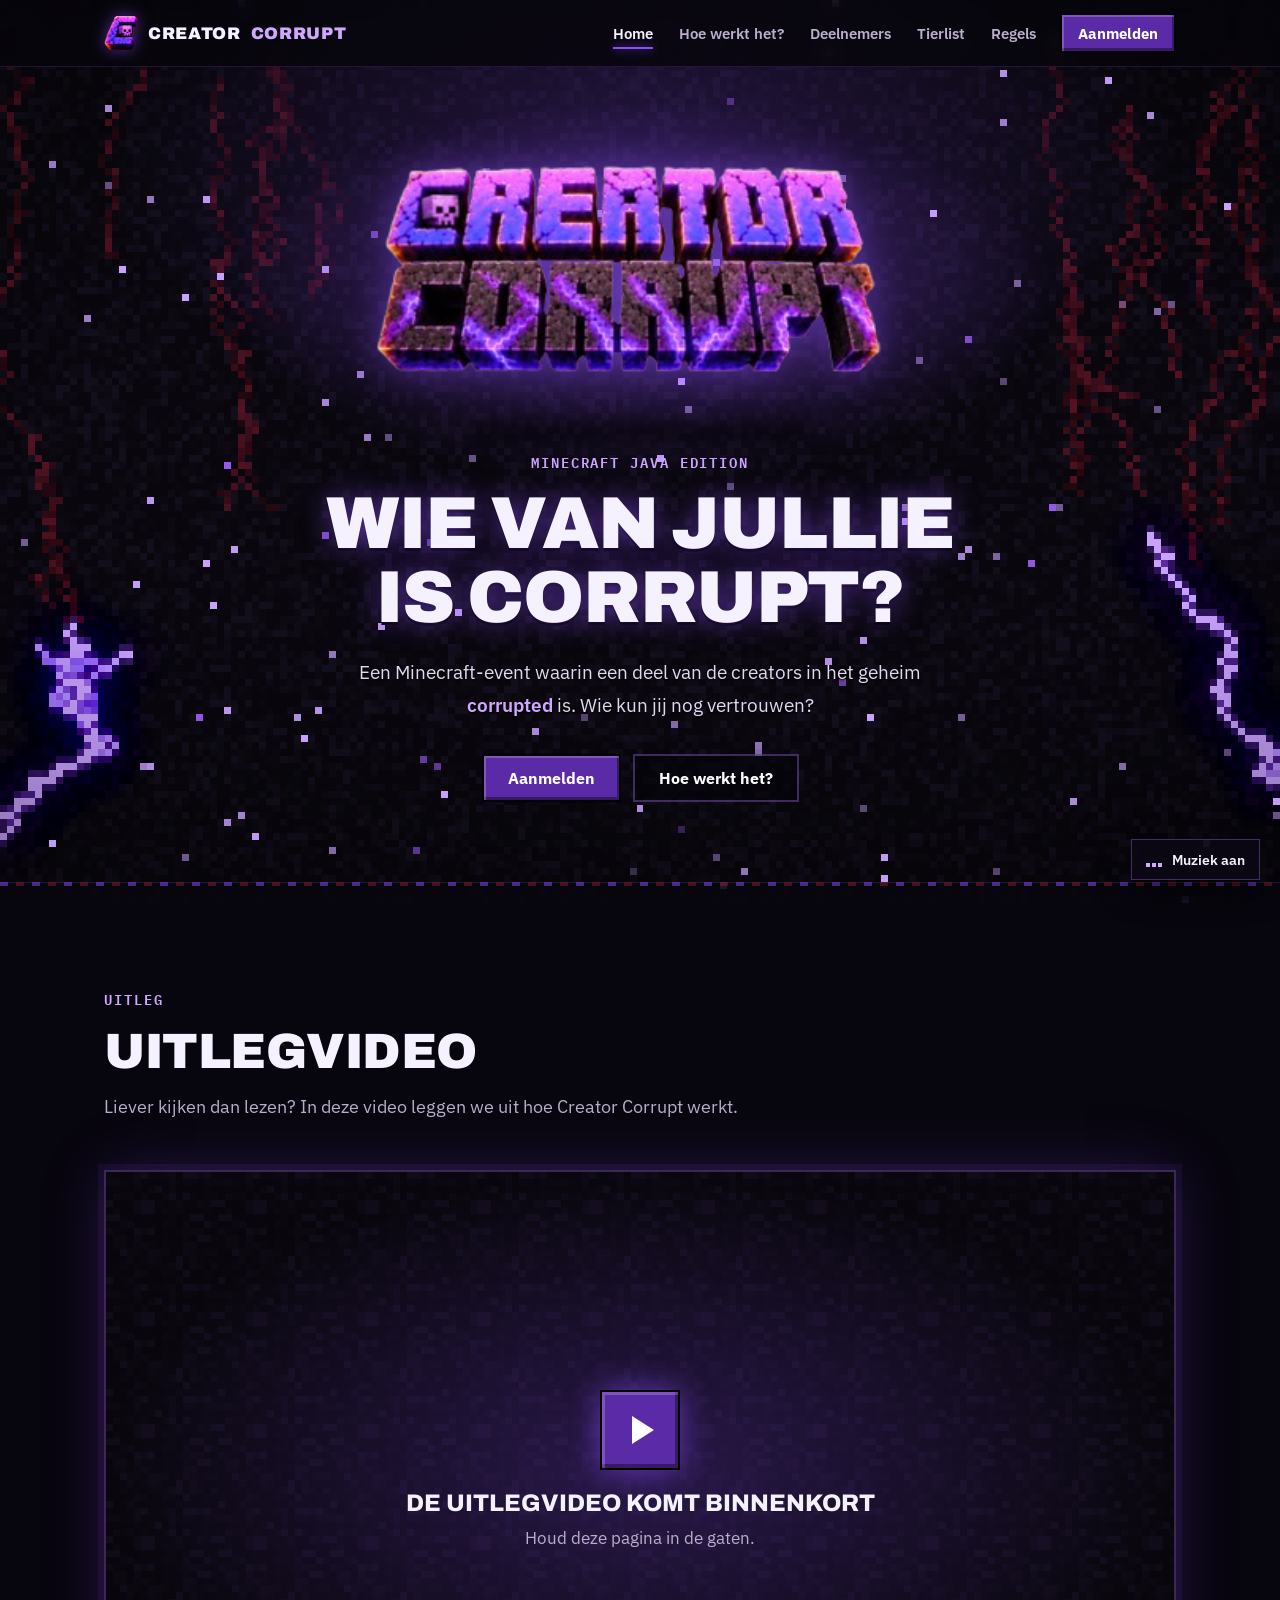
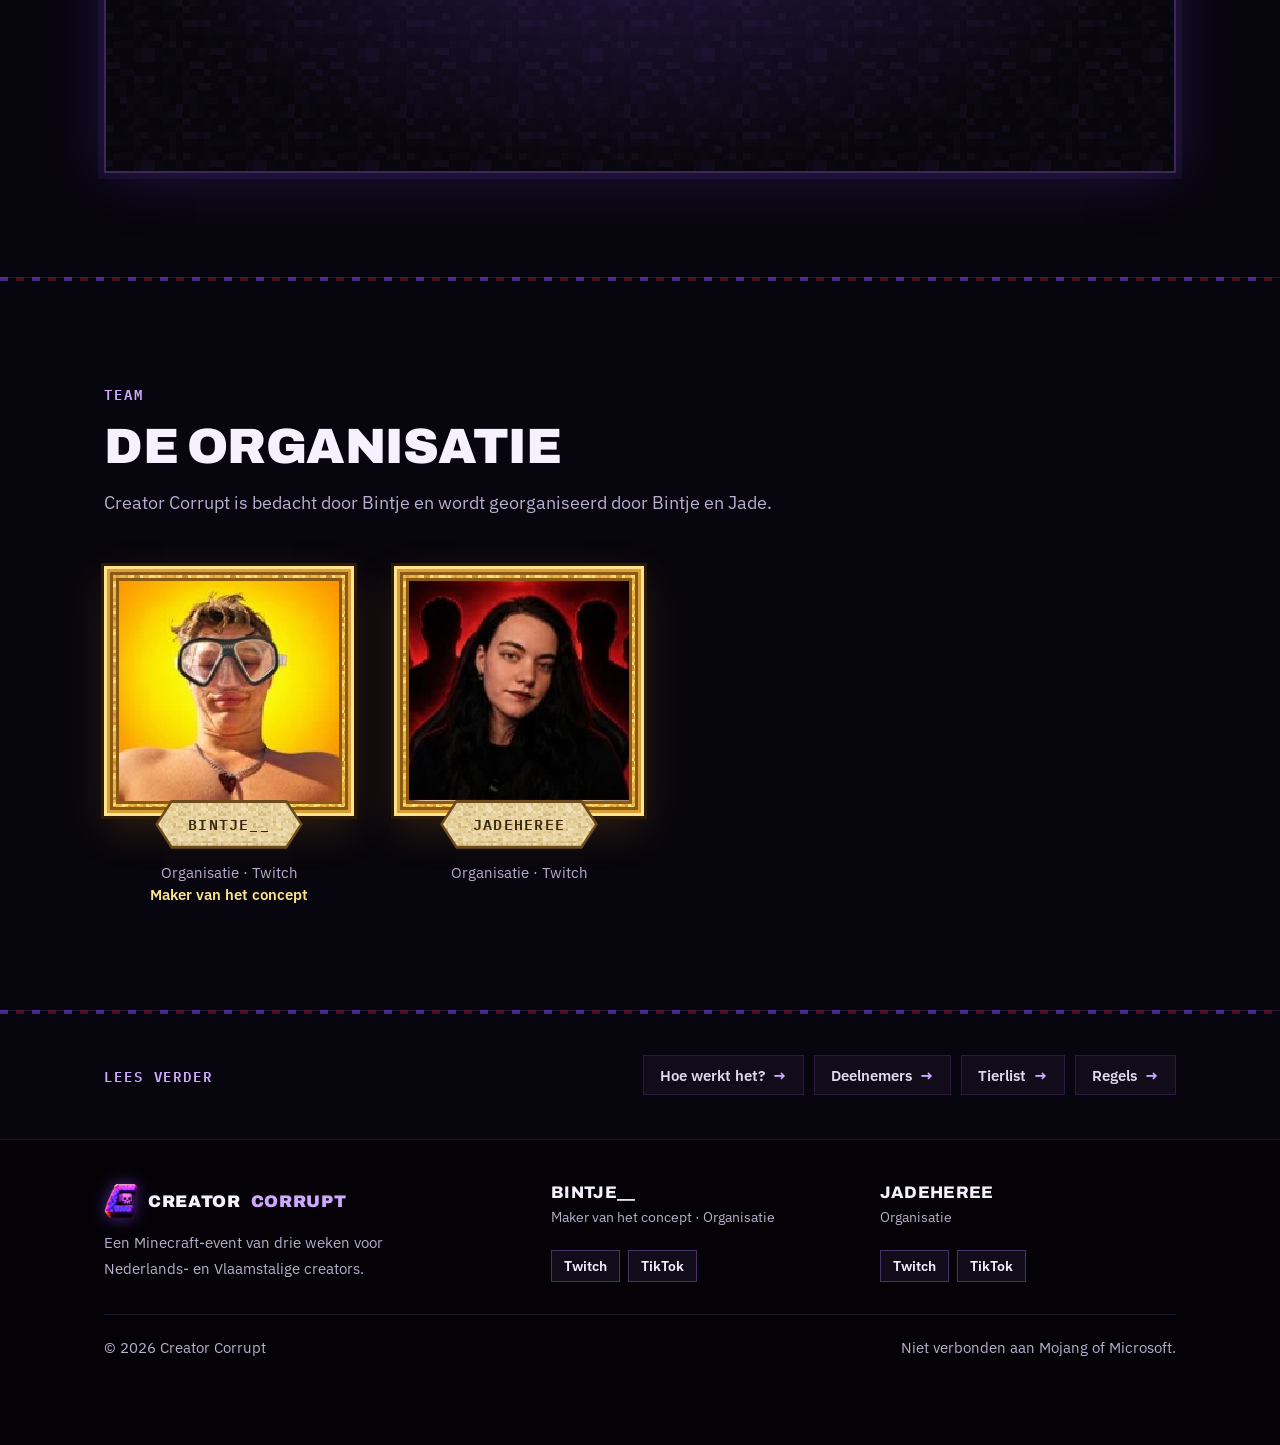
<file: index.html>
<!DOCTYPE html>
<html lang="nl">
<head>
<meta charset="utf-8">
<meta name="viewport" content="width=device-width, initial-scale=1">
<title>Creator Corrupt</title>
<meta name="description" content="Creator Corrupt is een Minecraft-server van drie weken met 60 Nederlandstalige creators. 15 van hen beginnen in het geheim als corrupted. Wie kun jij nog vertrouwen?">
<link rel="preconnect" href="https://fonts.googleapis.com">
<link rel="preconnect" href="https://fonts.gstatic.com" crossorigin>
<link href="https://fonts.googleapis.com/css2?family=Archivo:wght@600;800;900&family=IBM+Plex+Mono:wght@600&family=IBM+Plex+Sans:wght@400;500;600&display=swap" rel="stylesheet">
<link rel="stylesheet" href="style.css?v=20261119-1">
</head>
<body>
<canvas id="cave" aria-hidden="true"></canvas>
<canvas id="sparks" aria-hidden="true"></canvas>

<header class="top">
  <div class="wrap bar">
    <a href="index.html" class="brand"><img class="brand-icon" src="img/icon.png" alt="" width="34" height="34">Creator <b>Corrupt</b></a>
    <button class="menu" aria-expanded="false" aria-controls="nav">Menu</button>
    <nav id="nav" class="nav">
      <a href="index.html" aria-current="page">Home</a>
      <a href="hoe-werkt-het.html">Hoe werkt het?</a>
      <a href="deelnemers.html">Deelnemers</a>
      <a href="tierlist.html">Tierlist</a>
      <a href="regels.html">Regels</a>
      <a href="aanmelden.html" class="nav-cta">Aanmelden</a>
    </nav>
  </div>
</header>

<main id="top">

  <!-- INTRODUCTIE -->
  <section id="intro" class="hero">
    <div class="wrap hero-inner">
      <div class="hero-logo">
        <img src="img/logo.png" alt="Creator Corrupt" width="362" height="190">
        <div class="logo-shadow" aria-hidden="true"></div>
      </div>
      <p class="eyebrow">Minecraft Java Edition</p>
      <h1>Wie van jullie is corrupt?</h1>
      <p class="lead">Een Minecraft-event waarin een deel van de creators in het geheim <strong>corrupted</strong> is. Wie kun jij nog vertrouwen?</p>
      <div class="hero-actions">
        <a class="btn" href="aanmelden.html">Aanmelden</a>
        <a class="btn btn-ghost" href="hoe-werkt-het.html">Hoe werkt het?</a>
      </div>
    </div>
  </section>

  <!-- UITLEGVIDEO -->
  <section id="video" class="section">
    <div class="wrap">
      <header class="section-head">
        <p class="eyebrow">Uitleg</p>
        <h2>Uitlegvideo</h2>
        <p>Liever kijken dan lezen? In deze video leggen we uit hoe Creator Corrupt werkt.</p>
      </header>

      <!-- Zet bij data-youtube de ID van de YouTube-video (het stukje na watch?v=), dan verschijnt de video hier. -->
      <div class="video" data-youtube="">
        <div class="video-placeholder">
          <span class="play" aria-hidden="true"></span>
          <strong>De uitlegvideo komt binnenkort</strong>
          <span>Houd deze pagina in de gaten.</span>
        </div>
      </div>
    </div>
  </section>

  <!-- TEAM -->
  <section id="team" class="section">
    <div class="wrap">
      <header class="section-head">
        <p class="eyebrow">Team</p>
        <h2>De organisatie</h2>
        <p>Creator Corrupt is bedacht door Bintje en wordt georganiseerd door Bintje en Jade.</p>
      </header>

      <div class="team">
        <a class="member" href="https://www.twitch.tv/bintje__" target="_blank" rel="noopener">
          <div class="frame"><div class="avatar avatar-photo"><img src="img/bintje.jpg" alt="Bintje" width="186" height="178"></div></div>
          <span class="plaque"><span>BINTJE__</span></span>
          <span class="member-role">Organisatie &middot; Twitch<br><strong>Maker van het concept</strong></span>
        </a>
        <a class="member" href="https://www.twitch.tv/jadeheree" target="_blank" rel="noopener">
          <div class="frame"><div class="avatar avatar-photo"><img src="img/jade.jpg" alt="Jade" width="186" height="178"></div></div>
          <span class="plaque"><span>JADEHEREE</span></span>
          <span class="member-role">Organisatie &middot; Twitch</span>
        </a>
      </div>
    </div>
  </section>

  <!-- VERDER LEZEN -->
  <section class="section more">
    <div class="wrap more-inner">
      <p class="eyebrow">Lees verder</p>
      <nav class="more-links" aria-label="Lees verder">
        <a class="reveal" href="hoe-werkt-het.html">Hoe werkt het? <b aria-hidden="true">&rarr;</b></a>
        <a class="reveal" href="deelnemers.html">Deelnemers <b aria-hidden="true">&rarr;</b></a>
        <a class="reveal" href="tierlist.html">Tierlist <b aria-hidden="true">&rarr;</b></a>
        <a class="reveal" href="regels.html">Regels <b aria-hidden="true">&rarr;</b></a>
      </nav>
    </div>
  </section>

</main>

<footer class="foot">
  <div class="wrap">
    <div class="foot-grid">
      <div class="foot-brand">
        <a href="index.html" class="brand"><img class="brand-icon" src="img/icon.png" alt="" width="34" height="34">Creator <b>Corrupt</b></a>
        <p>Een Minecraft-event van drie weken voor Nederlands- en Vlaamstalige creators.</p>
      </div>
      <div class="foot-person">
        <h4>bintje__</h4>
        <span>Maker van het concept &middot; Organisatie</span>
        <div class="socials">
          <a href="https://www.twitch.tv/bintje__" target="_blank" rel="noopener">Twitch</a>
          <a href="https://www.tiktok.com/@bintje__" target="_blank" rel="noopener">TikTok</a>
        </div>
      </div>
      <div class="foot-person">
        <h4>Jadeheree</h4>
        <span>Organisatie</span>
        <div class="socials">
          <a href="https://www.twitch.tv/jadeheree" target="_blank" rel="noopener">Twitch</a>
          <a href="https://www.tiktok.com/@jadedhere" target="_blank" rel="noopener">TikTok</a>
        </div>
      </div>
    </div>
    <div class="foot-inner">
      <span>&copy; <span id="year">2026</span> Creator Corrupt</span>
      <span>Niet verbonden aan Mojang of Microsoft.</span>
    </div>
  </div>
</footer>

<script src="script.js?v=20261119-1"></script>
</body>
</html>
</file>
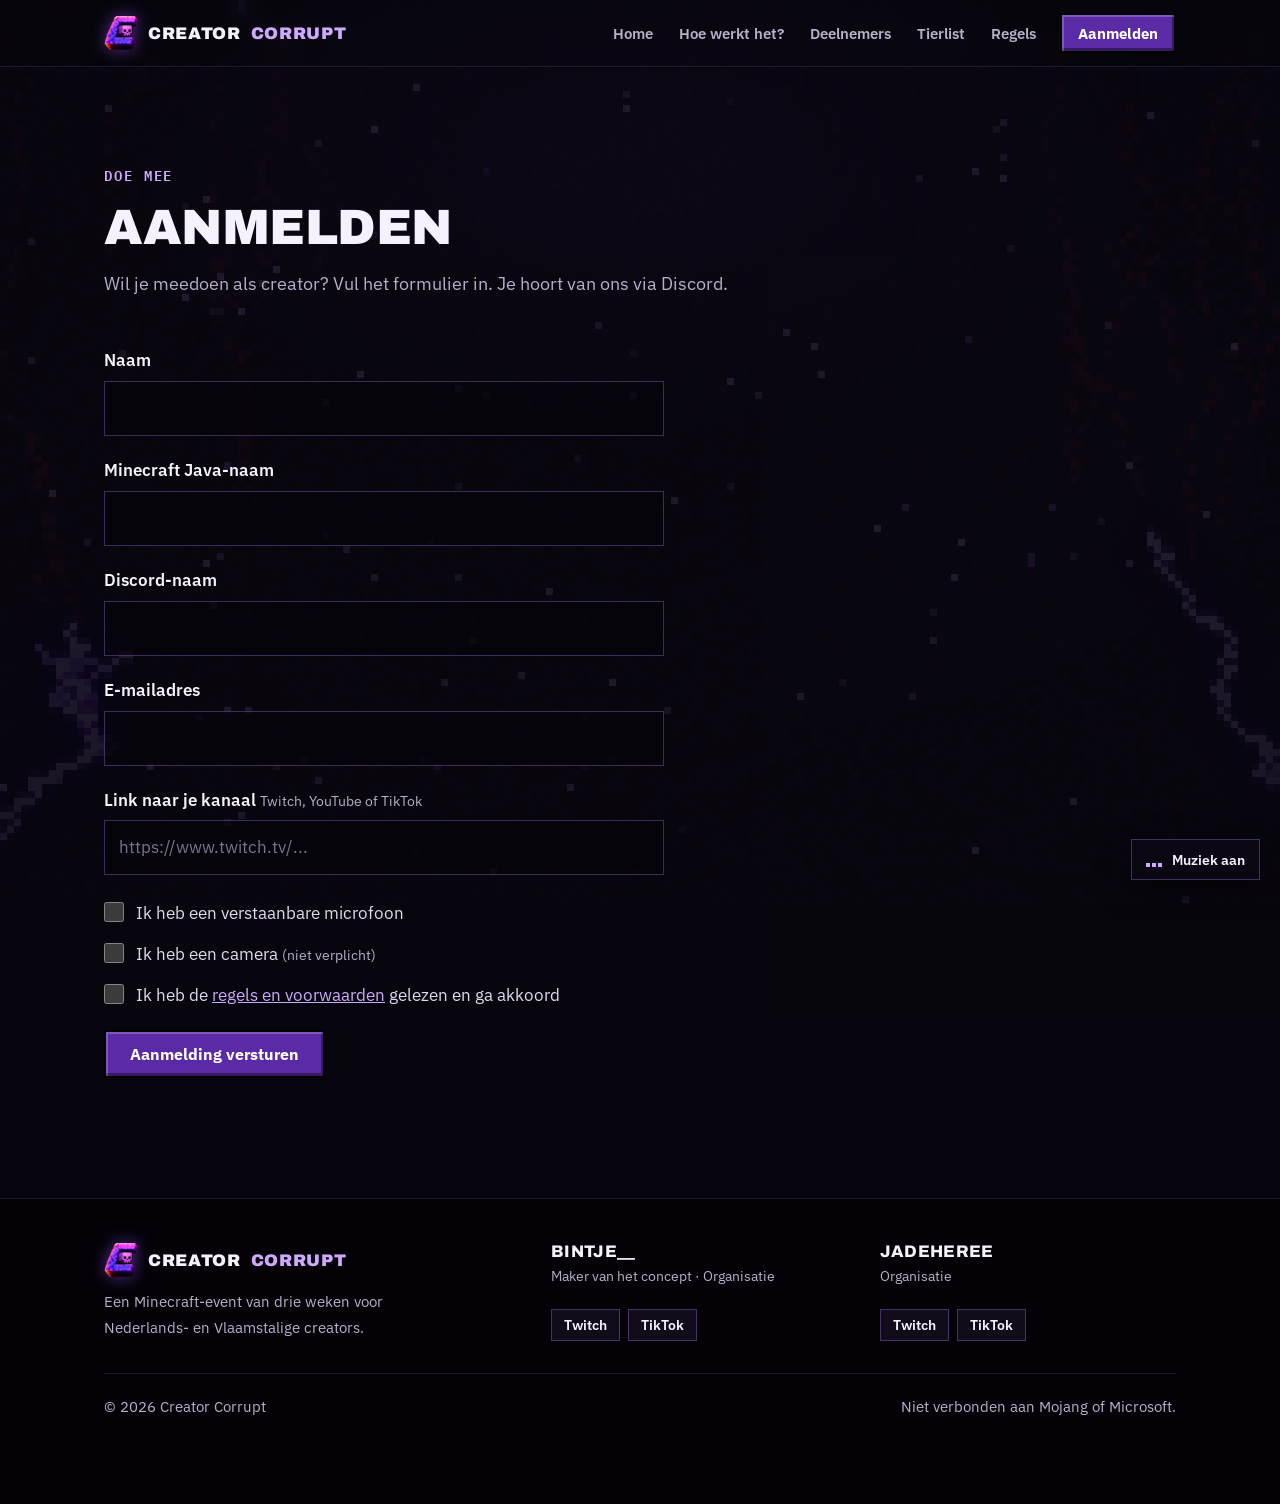
<file: aanmelden.html>
<!DOCTYPE html>
<html lang="nl">
<head>
<meta charset="utf-8">
<meta name="viewport" content="width=device-width, initial-scale=1">
<title>Aanmelden - Creator Corrupt</title>
<meta name="description" content="Meld je aan als creator voor Creator Corrupt.">
<link rel="preconnect" href="https://fonts.googleapis.com">
<link rel="preconnect" href="https://fonts.gstatic.com" crossorigin>
<link href="https://fonts.googleapis.com/css2?family=Archivo:wght@600;800;900&family=IBM+Plex+Mono:wght@600&family=IBM+Plex+Sans:wght@400;500;600&display=swap" rel="stylesheet">
<link rel="stylesheet" href="style.css?v=20261119-1">
</head>
<body>
<canvas id="cave" aria-hidden="true"></canvas>
<canvas id="sparks" aria-hidden="true"></canvas>

<header class="top">
  <div class="wrap bar">
    <a href="index.html" class="brand"><img class="brand-icon" src="img/icon.png" alt="" width="34" height="34">Creator <b>Corrupt</b></a>
    <button class="menu" aria-expanded="false" aria-controls="nav">Menu</button>
    <nav id="nav" class="nav">
      <a href="index.html">Home</a>
      <a href="hoe-werkt-het.html">Hoe werkt het?</a>
      <a href="deelnemers.html">Deelnemers</a>
      <a href="tierlist.html">Tierlist</a>
      <a href="regels.html">Regels</a>
      <a href="aanmelden.html" class="nav-cta" aria-current="page">Aanmelden</a>
    </nav>
  </div>
</header>

<main class="page">
  <div class="wrap">
    <header class="section-head">
      <p class="eyebrow">Doe mee</p>
      <h2>Aanmelden</h2>
      <p>Wil je meedoen als creator? Vul het formulier in. Je hoort van ons via Discord.</p>
    </header>

    <!-- Aanmeldingen gaan naar Supabase. Vul de sleutels in config.js in, zie SETUP.md. -->
    <form class="form" id="aanmelden" novalidate>
      <!-- Verborgen veld tegen spambots: mensen zien dit niet en laten het leeg -->
      <div class="hp" aria-hidden="true"><label>Laat dit leeg <input type="text" name="website" tabindex="-1" autocomplete="off"></label></div>

      <label class="field">
        <span>Naam</span>
        <input type="text" name="naam" autocomplete="name" required>
      </label>

      <label class="field">
        <span>Minecraft Java-naam</span>
        <input type="text" name="minecraft" autocomplete="off" required pattern="[A-Za-z0-9_]{3,16}" title="3 tot 16 tekens: letters, cijfers en _">
      </label>

      <label class="field">
        <span>Discord-naam</span>
        <input type="text" name="discord" autocomplete="off" required>
      </label>

      <label class="field">
        <span>E-mailadres</span>
        <input type="email" name="email" autocomplete="email" required>
      </label>

      <label class="field">
        <span>Link naar je kanaal <small>Twitch, YouTube of TikTok</small></span>
        <input type="url" name="kanaal" placeholder="https://www.twitch.tv/..." required>
      </label>

      <fieldset class="checks">
        <label class="check"><input type="checkbox" name="microfoon" value="ja" required><span>Ik heb een verstaanbare microfoon</span></label>
        <label class="check"><input type="checkbox" name="camera" value="ja"><span>Ik heb een camera <small>(niet verplicht)</small></span></label>
        <label class="check"><input type="checkbox" name="regels" value="akkoord" required><span>Ik heb de <a href="regels.html">regels en voorwaarden</a> gelezen en ga akkoord</span></label>
      </fieldset>

      <p class="form-msg" role="status" hidden></p>

      <button class="btn" type="submit">Aanmelding versturen</button>
    </form>
  </div>
</main>

<footer class="foot">
  <div class="wrap">
    <div class="foot-grid">
      <div class="foot-brand">
        <a href="index.html" class="brand"><img class="brand-icon" src="img/icon.png" alt="" width="34" height="34">Creator <b>Corrupt</b></a>
        <p>Een Minecraft-event van drie weken voor Nederlands- en Vlaamstalige creators.</p>
      </div>
      <div class="foot-person">
        <h4>bintje__</h4>
        <span>Maker van het concept &middot; Organisatie</span>
        <div class="socials">
          <a href="https://www.twitch.tv/bintje__" target="_blank" rel="noopener">Twitch</a>
          <a href="https://www.tiktok.com/@bintje__" target="_blank" rel="noopener">TikTok</a>
        </div>
      </div>
      <div class="foot-person">
        <h4>Jadeheree</h4>
        <span>Organisatie</span>
        <div class="socials">
          <a href="https://www.twitch.tv/jadeheree" target="_blank" rel="noopener">Twitch</a>
          <a href="https://www.tiktok.com/@jadedhere" target="_blank" rel="noopener">TikTok</a>
        </div>
      </div>
    </div>
    <div class="foot-inner">
      <span>&copy; <span id="year">2026</span> Creator Corrupt</span>
      <span>Niet verbonden aan Mojang of Microsoft.</span>
    </div>
  </div>
</footer>

<script src="config.js?v=20261119-1"></script>
<script src="script.js?v=20261119-1"></script>
</body>
</html>
</file>
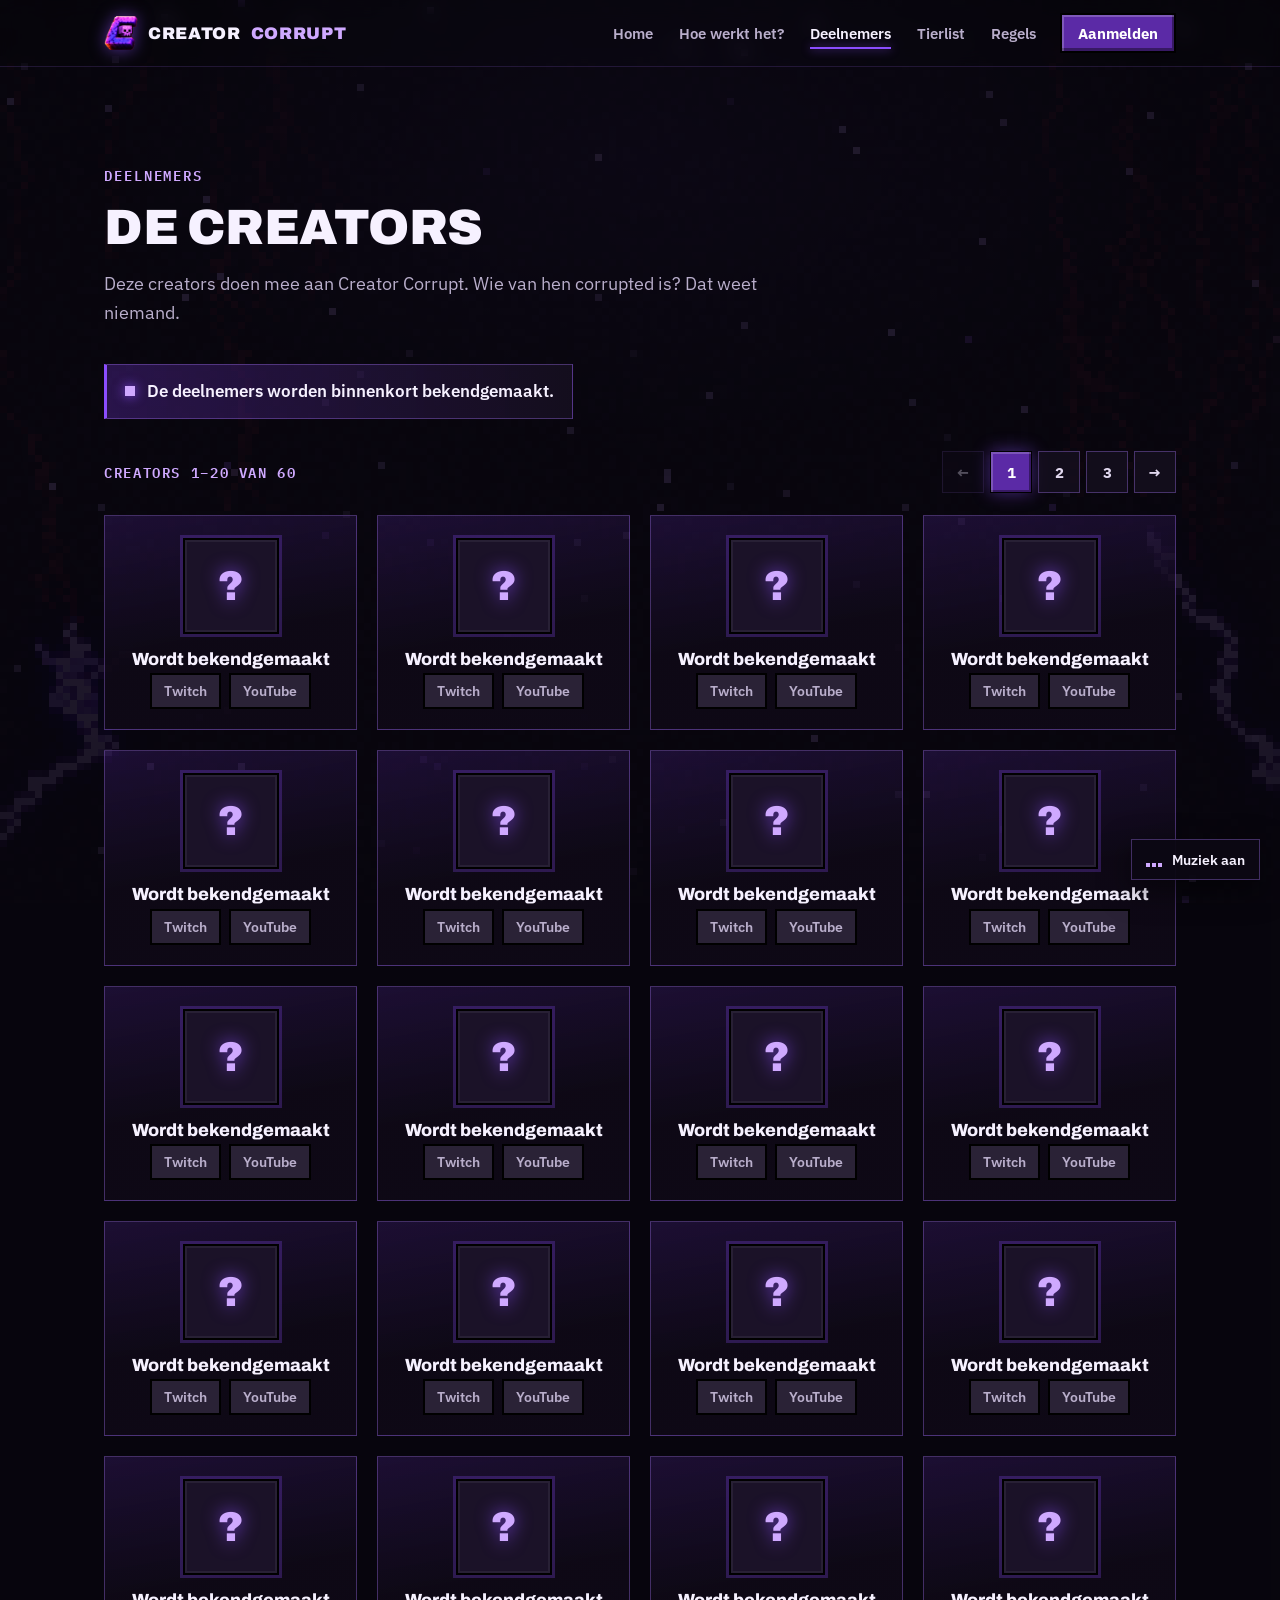
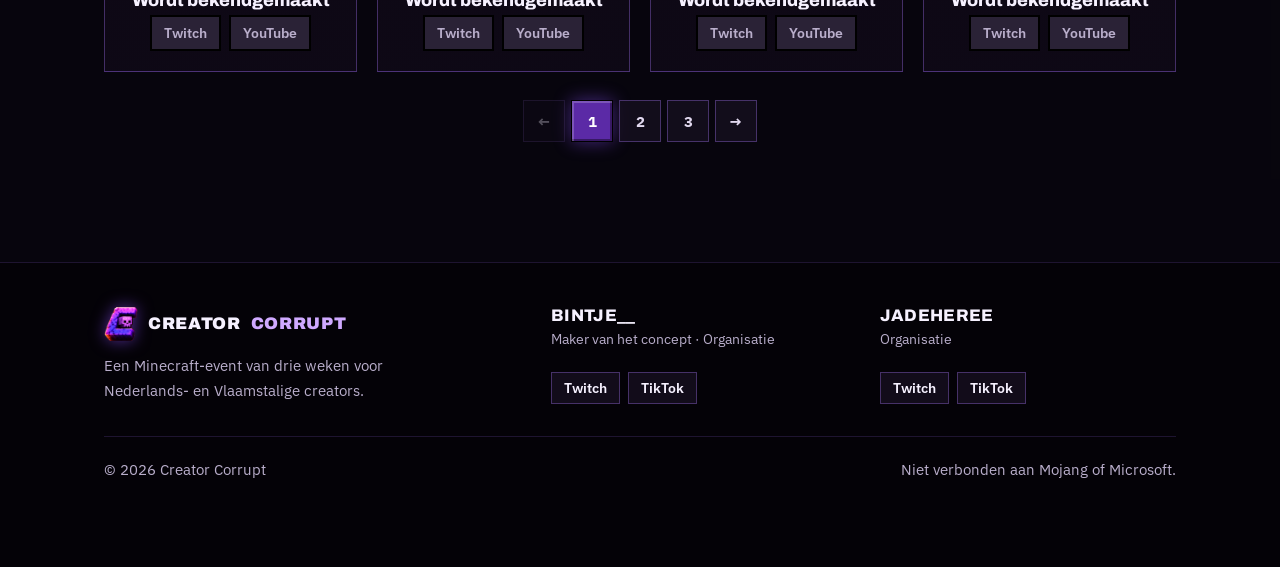
<file: deelnemers.html>
<!DOCTYPE html>
<html lang="nl">
<head>
<meta charset="utf-8">
<meta name="viewport" content="width=device-width, initial-scale=1">
<title>Deelnemers - Creator Corrupt</title>
<meta name="description" content="De creators die meedoen aan Creator Corrupt, met links naar hun Twitch en YouTube.">
<link rel="preconnect" href="https://fonts.googleapis.com">
<link rel="preconnect" href="https://fonts.gstatic.com" crossorigin>
<link href="https://fonts.googleapis.com/css2?family=Archivo:wght@600;800;900&family=IBM+Plex+Mono:wght@600&family=IBM+Plex+Sans:wght@400;500;600&display=swap" rel="stylesheet">
<link rel="stylesheet" href="style.css?v=20261119-1">
</head>
<body>
<canvas id="cave" aria-hidden="true"></canvas>
<canvas id="sparks" aria-hidden="true"></canvas>

<header class="top">
  <div class="wrap bar">
    <a href="index.html" class="brand"><img class="brand-icon" src="img/icon.png" alt="" width="34" height="34">Creator <b>Corrupt</b></a>
    <button class="menu" aria-expanded="false" aria-controls="nav">Menu</button>
    <nav id="nav" class="nav">
      <a href="index.html">Home</a>
      <a href="hoe-werkt-het.html">Hoe werkt het?</a>
      <a href="deelnemers.html" aria-current="page">Deelnemers</a>
      <a href="tierlist.html">Tierlist</a>
      <a href="regels.html">Regels</a>
      <a href="aanmelden.html" class="nav-cta">Aanmelden</a>
    </nav>
  </div>
</header>

<main class="page">
  <div class="wrap">
    <header class="section-head">
      <p class="eyebrow">Deelnemers</p>
      <h2>De creators</h2>
      <p>Deze creators doen mee aan Creator Corrupt. Wie van hen corrupted is? Dat weet niemand.</p>
    </header>

    <!-- De kaarten worden gemaakt uit deelnemers.js: 60 plekken, 20 per pagina -->
    <p class="cast-note" id="cast-note" hidden>De deelnemers worden binnenkort bekendgemaakt.</p>
    <div class="cast-bar">
      <p class="cast-count" id="cast-count" aria-live="polite"></p>
      <nav class="pager" id="pager-top" aria-label="Pagina's met creators"></nav>
    </div>
    <div class="cast" id="cast"></div>
    <nav class="pager pager-bottom" id="pager-bottom" aria-label="Pagina's met creators"></nav>
  </div>
</main>

<footer class="foot">
  <div class="wrap">
    <div class="foot-grid">
      <div class="foot-brand">
        <a href="index.html" class="brand"><img class="brand-icon" src="img/icon.png" alt="" width="34" height="34">Creator <b>Corrupt</b></a>
        <p>Een Minecraft-event van drie weken voor Nederlands- en Vlaamstalige creators.</p>
      </div>
      <div class="foot-person">
        <h4>bintje__</h4>
        <span>Maker van het concept &middot; Organisatie</span>
        <div class="socials">
          <a href="https://www.twitch.tv/bintje__" target="_blank" rel="noopener">Twitch</a>
          <a href="https://www.tiktok.com/@bintje__" target="_blank" rel="noopener">TikTok</a>
        </div>
      </div>
      <div class="foot-person">
        <h4>Jadeheree</h4>
        <span>Organisatie</span>
        <div class="socials">
          <a href="https://www.twitch.tv/jadeheree" target="_blank" rel="noopener">Twitch</a>
          <a href="https://www.tiktok.com/@jadedhere" target="_blank" rel="noopener">TikTok</a>
        </div>
      </div>
    </div>
    <div class="foot-inner">
      <span>&copy; <span id="year">2026</span> Creator Corrupt</span>
      <span>Niet verbonden aan Mojang of Microsoft.</span>
    </div>
  </div>
</footer>

<script src="deelnemers.js?v=20261119-1"></script>
<script src="script.js?v=20261119-1"></script>
</body>
</html>
</file>
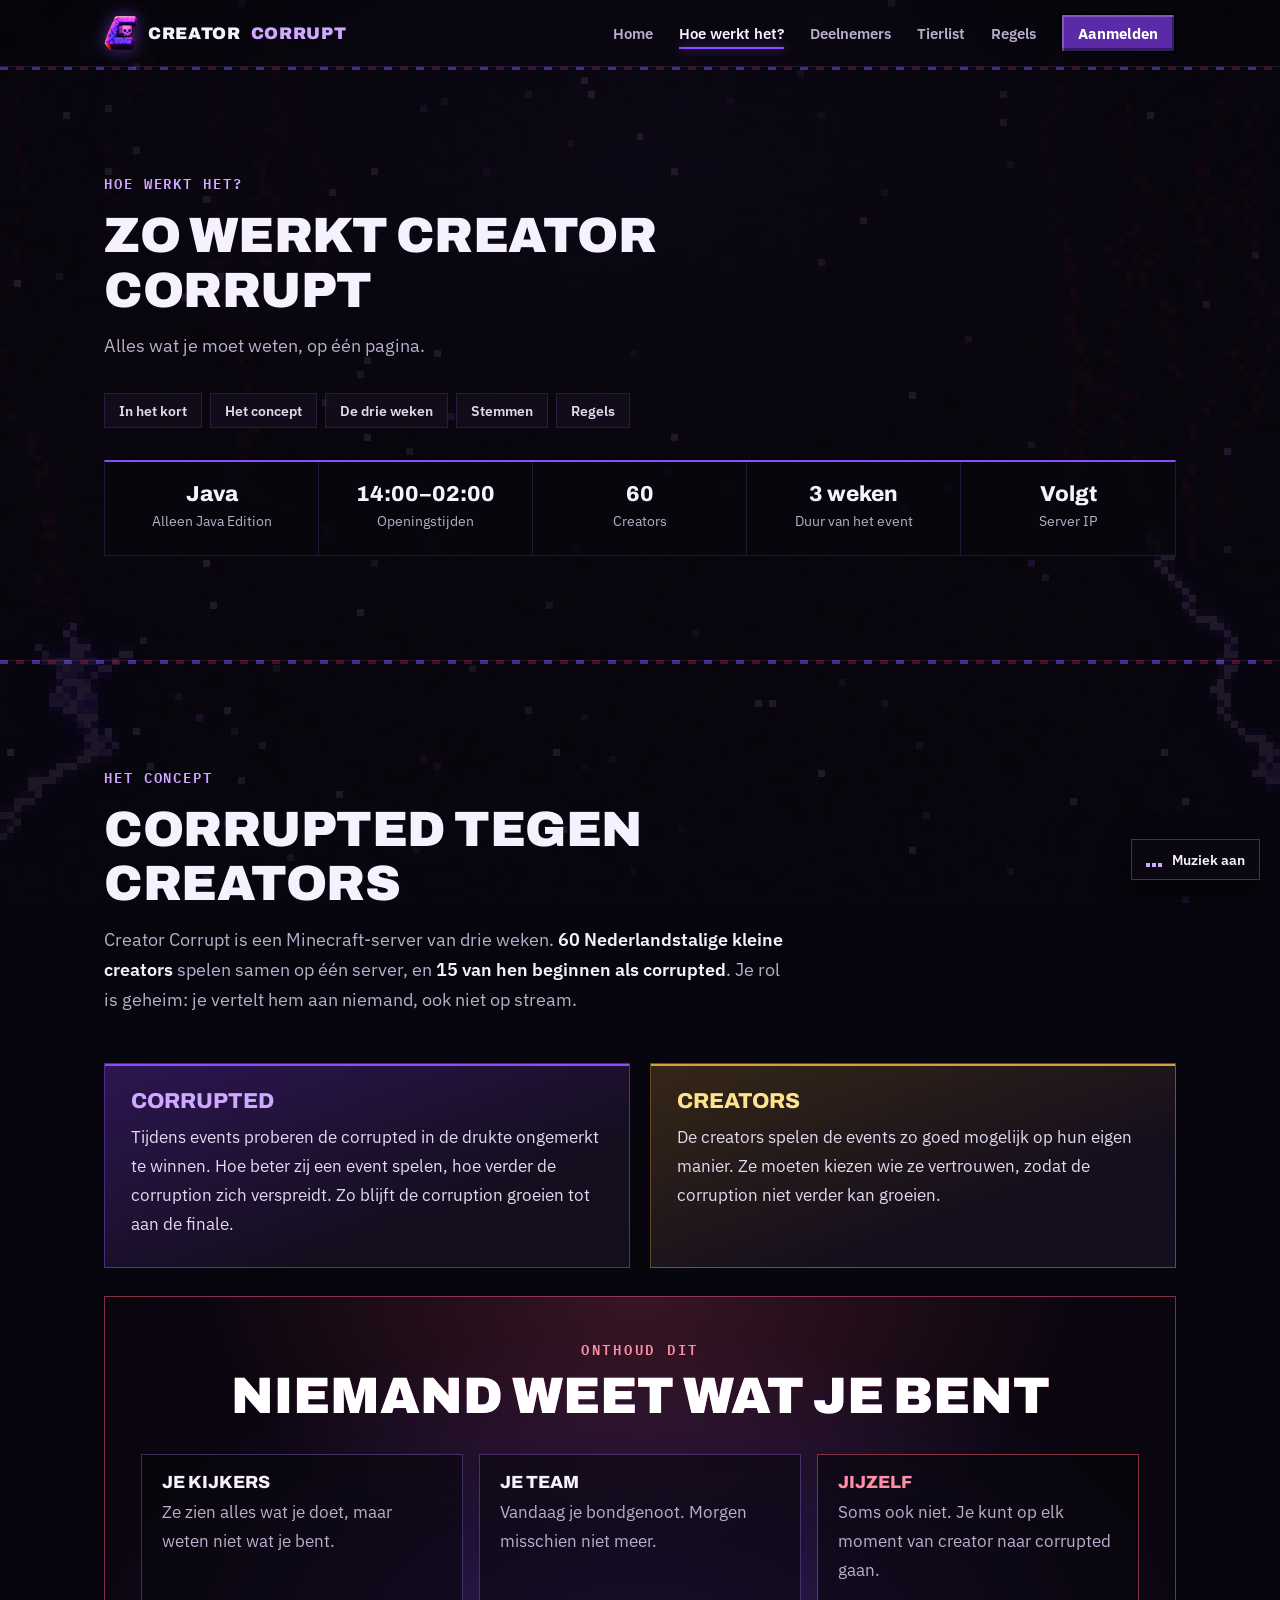
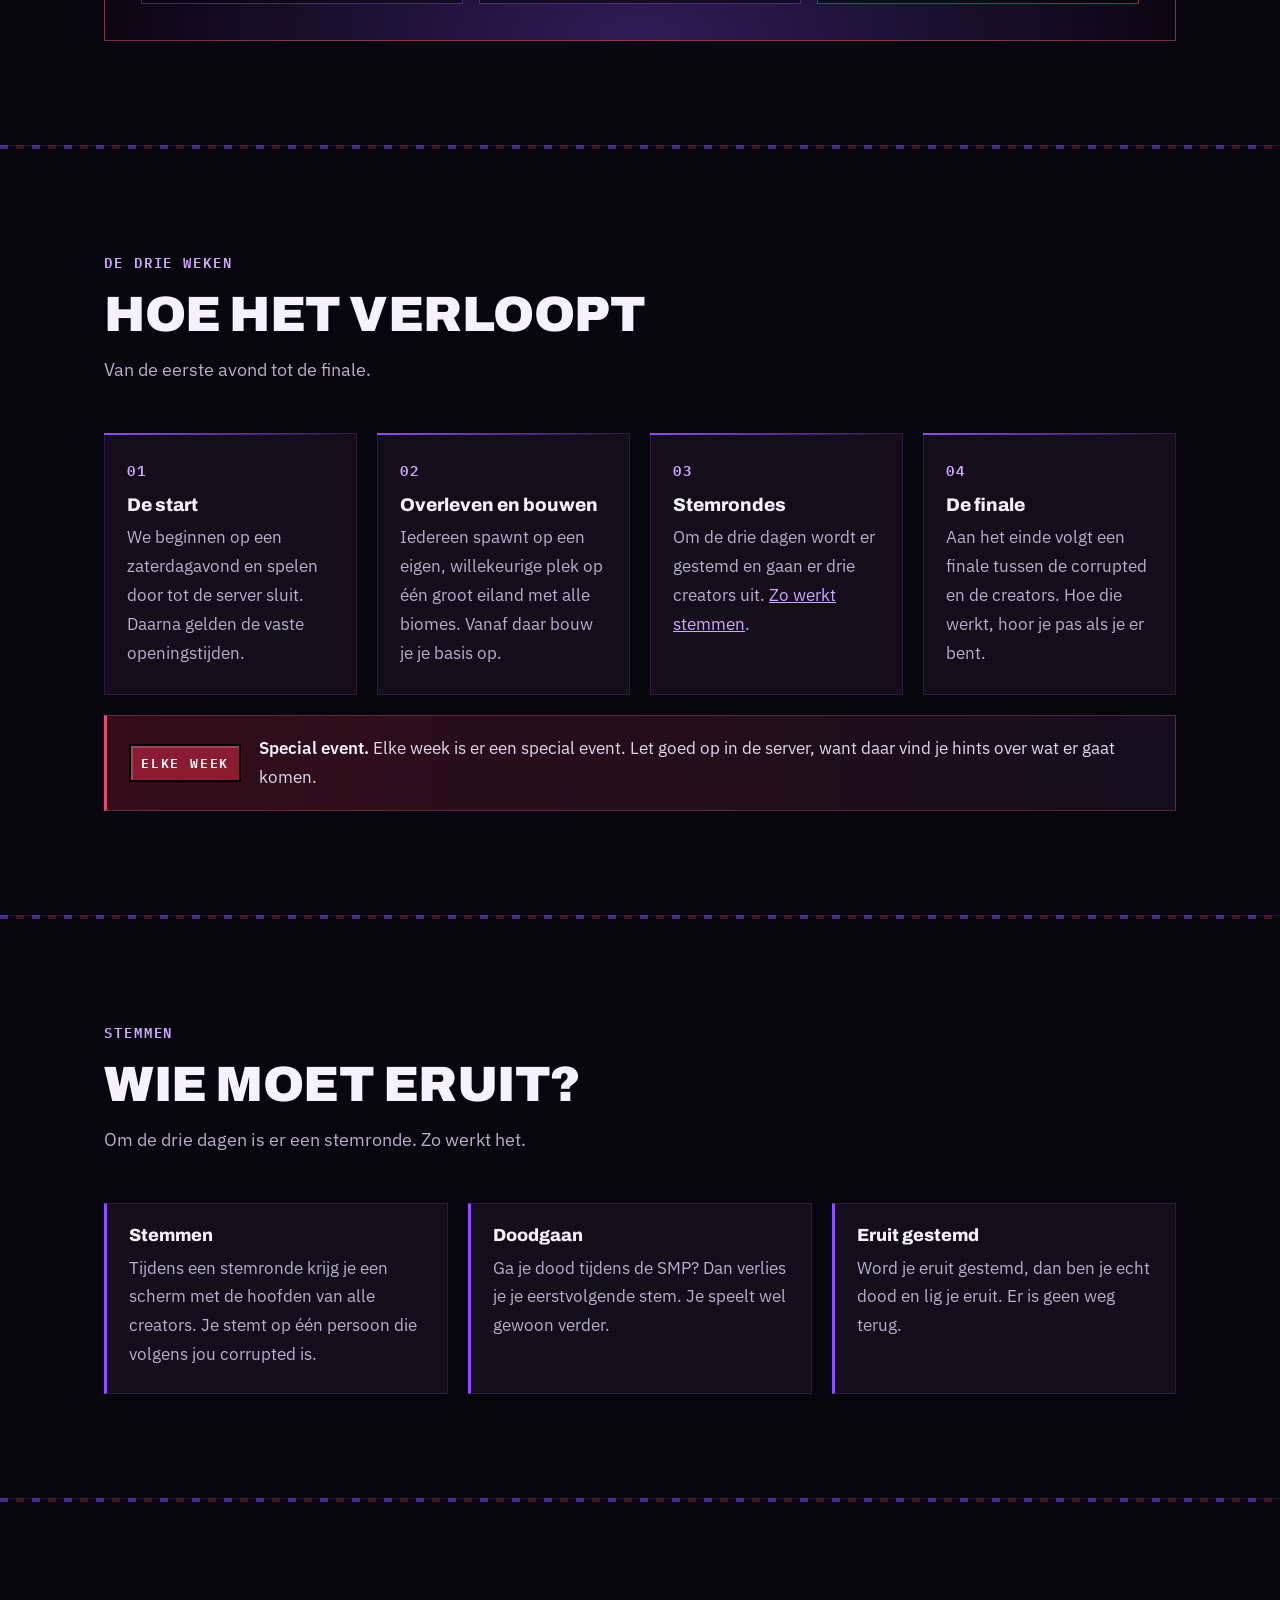
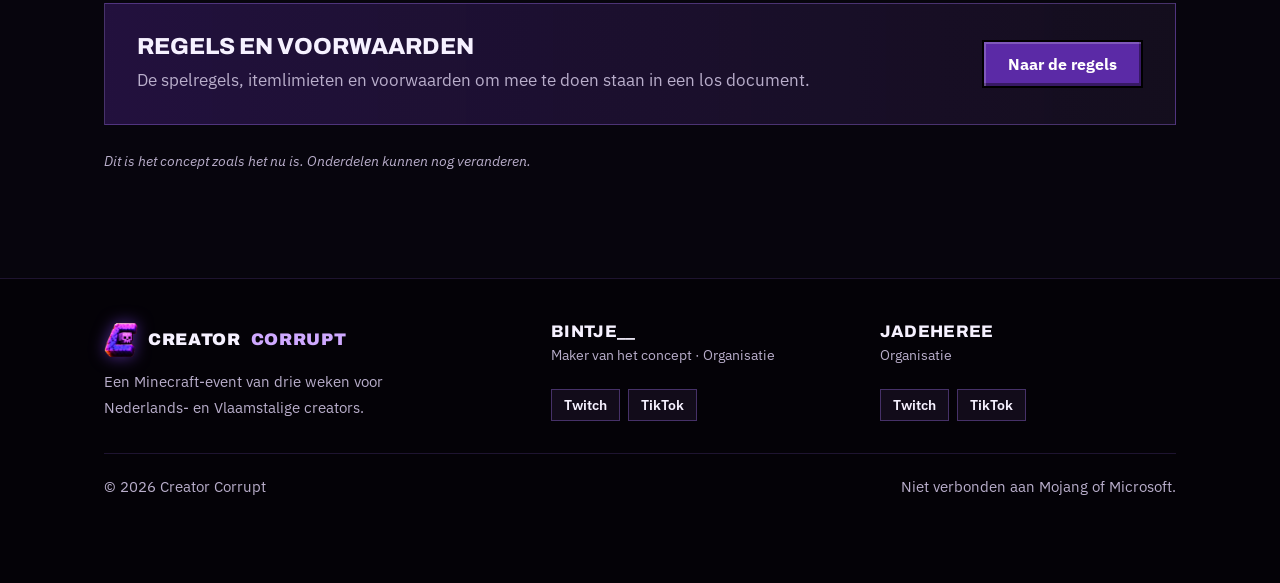
<file: hoe-werkt-het.html>
<!DOCTYPE html>
<html lang="nl">
<head>
<meta charset="utf-8">
<meta name="viewport" content="width=device-width, initial-scale=1">
<title>Hoe werkt het? - Creator Corrupt</title>
<meta name="description" content="Alles over Creator Corrupt op één pagina: het concept, hoe de drie weken verlopen, stemmen en de regels.">
<link rel="preconnect" href="https://fonts.googleapis.com">
<link rel="preconnect" href="https://fonts.gstatic.com" crossorigin>
<link href="https://fonts.googleapis.com/css2?family=Archivo:wght@600;800;900&family=IBM+Plex+Mono:wght@600&family=IBM+Plex+Sans:wght@400;500;600&display=swap" rel="stylesheet">
<link rel="stylesheet" href="style.css?v=20261119-1">
</head>
<body>
<canvas id="cave" aria-hidden="true"></canvas>
<canvas id="sparks" aria-hidden="true"></canvas>

<header class="top">
  <div class="wrap bar">
    <a href="index.html" class="brand"><img class="brand-icon" src="img/icon.png" alt="" width="34" height="34">Creator <b>Corrupt</b></a>
    <button class="menu" aria-expanded="false" aria-controls="nav">Menu</button>
    <nav id="nav" class="nav">
      <a href="index.html">Home</a>
      <a href="hoe-werkt-het.html" aria-current="page">Hoe werkt het?</a>
      <a href="deelnemers.html">Deelnemers</a>
      <a href="tierlist.html">Tierlist</a>
      <a href="regels.html">Regels</a>
      <a href="aanmelden.html" class="nav-cta">Aanmelden</a>
    </nav>
  </div>
</header>

<main id="top">

  <!-- IN HET KORT -->
  <section class="section howto-intro">
    <div class="wrap">
      <header class="section-head">
        <p class="eyebrow">Hoe werkt het?</p>
        <h2>Zo werkt Creator Corrupt</h2>
        <p>Alles wat je moet weten, op één pagina.</p>
      </header>

      <nav class="toc" aria-label="Op deze pagina">
        <a href="#kort">In het kort</a>
        <a href="#concept">Het concept</a>
        <a href="#verloop">De drie weken</a>
        <a href="#stemmen">Stemmen</a>
        <a href="#regels">Regels</a>
      </nav>

      <ul class="stats" id="kort">
        <li><strong>Java</strong><span>Alleen Java Edition</span></li>
        <li><strong>14:00&ndash;02:00</strong><span>Openingstijden</span></li>
        <li><strong>60</strong><span>Creators</span></li>
        <li><strong>3 weken</strong><span>Duur van het event</span></li>
        <li><strong>Volgt</strong><span>Server IP</span></li>
      </ul>
    </div>
  </section>

  <!-- CONCEPT -->
  <section id="concept" class="section">
    <div class="wrap">
      <header class="section-head">
        <p class="eyebrow">Het concept</p>
        <h2>Corrupted tegen creators</h2>
        <p>Creator Corrupt is een Minecraft-server van drie weken. <strong>60 Nederlandstalige kleine creators</strong> spelen samen op één server, en <strong>15 van hen beginnen als corrupted</strong>. Je rol is geheim: je vertelt hem aan niemand, ook niet op stream.</p>
      </header>

      <div class="sides">
        <div class="side side-corrupt">
          <h3>Corrupted</h3>
          <p>Tijdens events proberen de corrupted in de drukte ongemerkt te winnen. Hoe beter zij een event spelen, hoe verder de corruption zich verspreidt. Zo blijft de corruption groeien tot aan de finale.</p>
        </div>
        <div class="side side-survive">
          <h3>Creators</h3>
          <p>De creators spelen de events zo goed mogelijk op hun eigen manier. Ze moeten kiezen wie ze vertrouwen, zodat de corruption niet verder kan groeien.</p>
        </div>
      </div>

      <div class="nobody">
        <p class="nobody-kicker">Onthoud dit</p>
        <h3 class="nobody-title glitch" data-text="Niemand weet wat je bent">Niemand weet wat je bent</h3>
        <div class="nobody-grid">
          <div>
            <h4>Je kijkers</h4>
            <p>Ze zien alles wat je doet, maar weten niet wat je bent.</p>
          </div>
          <div>
            <h4>Je team</h4>
            <p>Vandaag je bondgenoot. Morgen misschien niet meer.</p>
          </div>
          <div>
            <h4>Jijzelf</h4>
            <p>Soms ook niet. Je kunt op elk moment van creator naar corrupted gaan.</p>
          </div>
        </div>
      </div>
    </div>
  </section>

  <!-- VERLOOP -->
  <section id="verloop" class="section">
    <div class="wrap">
      <header class="section-head">
        <p class="eyebrow">De drie weken</p>
        <h2>Hoe het verloopt</h2>
        <p>Van de eerste avond tot de finale.</p>
      </header>

      <ol class="steps">
        <li>
          <h3>De start</h3>
          <p>We beginnen op een zaterdagavond en spelen door tot de server sluit. Daarna gelden de vaste openingstijden.</p>
        </li>
        <li>
          <h3>Overleven en bouwen</h3>
          <p>Iedereen spawnt op een eigen, willekeurige plek op één groot eiland met alle biomes. Vanaf daar bouw je je basis op.</p>
        </li>
        <li>
          <h3>Stemrondes</h3>
          <p>Om de drie dagen wordt er gestemd en gaan er drie creators uit. <a href="#stemmen">Zo werkt stemmen</a>.</p>
        </li>
        <li>
          <h3>De finale</h3>
          <p>Aan het einde volgt een finale tussen de corrupted en de creators. Hoe die werkt, hoor je pas als je er bent.</p>
        </li>
      </ol>

      <div class="special">
        <span class="special-tag">Elke week</span>
        <p><strong>Special event.</strong> Elke week is er een special event. Let goed op in de server, want daar vind je hints over wat er gaat komen.</p>
      </div>
    </div>
  </section>

  <!-- STEMMEN -->
  <section id="stemmen" class="section">
    <div class="wrap">
      <header class="section-head">
        <p class="eyebrow">Stemmen</p>
        <h2>Wie moet eruit?</h2>
        <p>Om de drie dagen is er een stemronde. Zo werkt het.</p>
      </header>

      <div class="tiles tiles-3">
        <div class="tile">
          <h4>Stemmen</h4>
          <p>Tijdens een stemronde krijg je een scherm met de hoofden van alle creators. Je stemt op één persoon die volgens jou corrupted is.</p>
        </div>
        <div class="tile">
          <h4>Doodgaan</h4>
          <p>Ga je dood tijdens de SMP? Dan verlies je je eerstvolgende stem. Je speelt wel gewoon verder.</p>
        </div>
        <div class="tile">
          <h4>Eruit gestemd</h4>
          <p>Word je eruit gestemd, dan ben je echt dood en lig je eruit. Er is geen weg terug.</p>
        </div>
      </div>
    </div>
  </section>

  <!-- REGELS -->
  <section id="regels" class="section">
    <div class="wrap">
      <div class="cta">
        <div>
          <h3>Regels en voorwaarden</h3>
          <p>De spelregels, itemlimieten en voorwaarden om mee te doen staan in een los document.</p>
        </div>
        <a class="btn" href="regels.html">Naar de regels</a>
      </div>
      <p class="concept-note">Dit is het concept zoals het nu is. Onderdelen kunnen nog veranderen.</p>
    </div>
  </section>

</main>

<footer class="foot">
  <div class="wrap">
    <div class="foot-grid">
      <div class="foot-brand">
        <a href="index.html" class="brand"><img class="brand-icon" src="img/icon.png" alt="" width="34" height="34">Creator <b>Corrupt</b></a>
        <p>Een Minecraft-event van drie weken voor Nederlands- en Vlaamstalige creators.</p>
      </div>
      <div class="foot-person">
        <h4>bintje__</h4>
        <span>Maker van het concept &middot; Organisatie</span>
        <div class="socials">
          <a href="https://www.twitch.tv/bintje__" target="_blank" rel="noopener">Twitch</a>
          <a href="https://www.tiktok.com/@bintje__" target="_blank" rel="noopener">TikTok</a>
        </div>
      </div>
      <div class="foot-person">
        <h4>Jadeheree</h4>
        <span>Organisatie</span>
        <div class="socials">
          <a href="https://www.twitch.tv/jadeheree" target="_blank" rel="noopener">Twitch</a>
          <a href="https://www.tiktok.com/@jadedhere" target="_blank" rel="noopener">TikTok</a>
        </div>
      </div>
    </div>
    <div class="foot-inner">
      <span>&copy; <span id="year">2026</span> Creator Corrupt</span>
      <span>Niet verbonden aan Mojang of Microsoft.</span>
    </div>
  </div>
</footer>

<script src="script.js?v=20261119-1"></script>
</body>
</html>
</file>
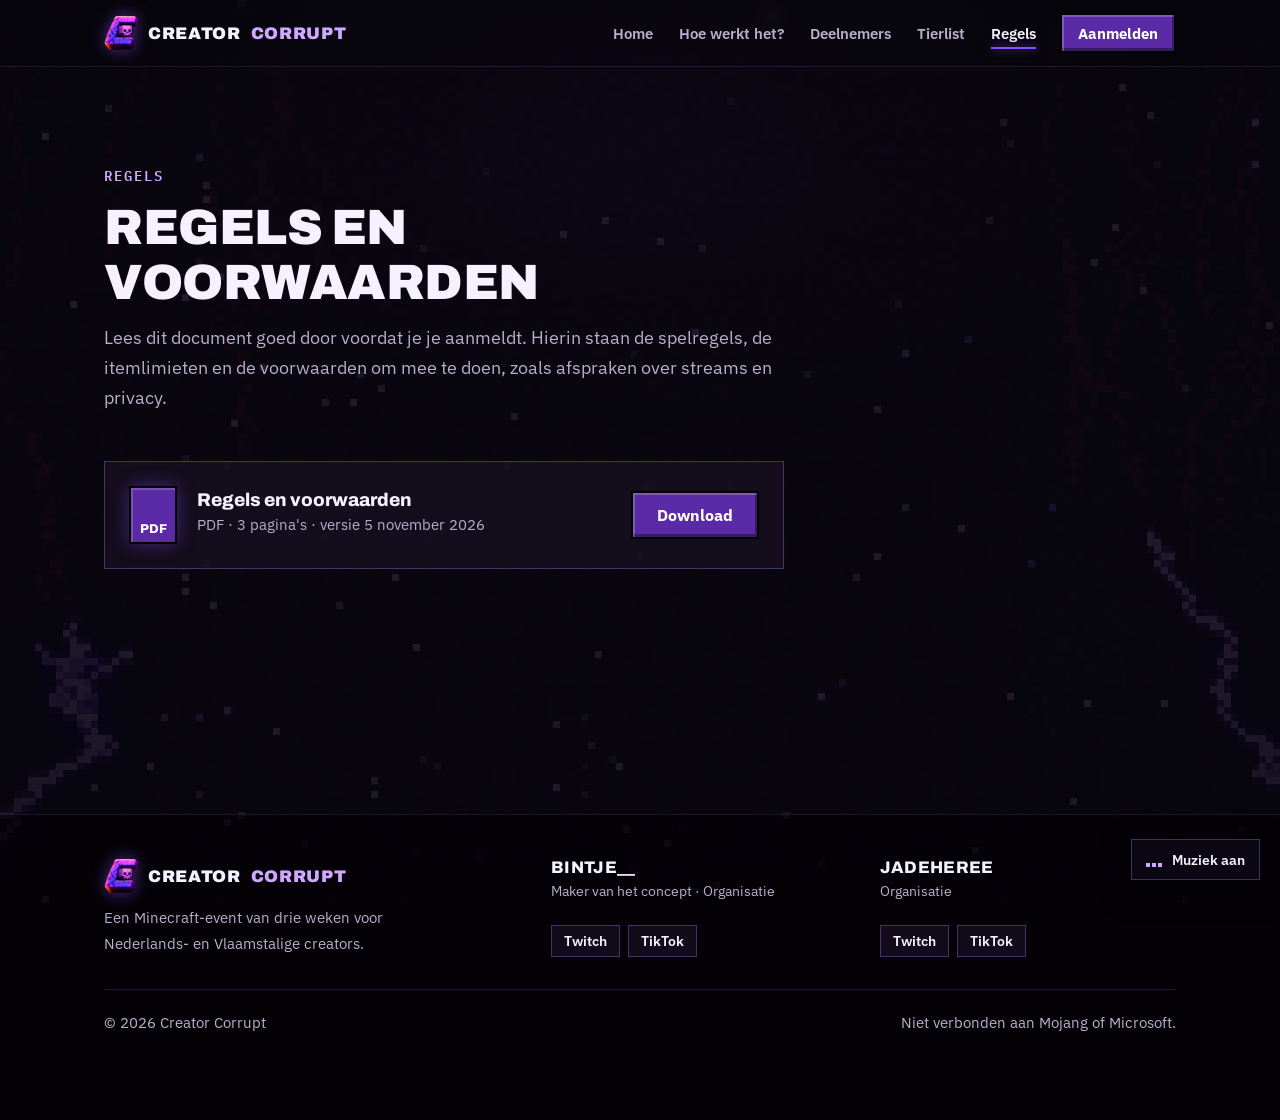
<file: regels.html>
<!DOCTYPE html>
<html lang="nl">
<head>
<meta charset="utf-8">
<meta name="viewport" content="width=device-width, initial-scale=1">
<title>Regels - Creator Corrupt</title>
<meta name="description" content="Download de regels van Creator Corrupt als PDF.">
<link rel="preconnect" href="https://fonts.googleapis.com">
<link rel="preconnect" href="https://fonts.gstatic.com" crossorigin>
<link href="https://fonts.googleapis.com/css2?family=Archivo:wght@600;800;900&family=IBM+Plex+Mono:wght@600&family=IBM+Plex+Sans:wght@400;500;600&display=swap" rel="stylesheet">
<link rel="stylesheet" href="style.css?v=20261119-1">
</head>
<body>
<canvas id="cave" aria-hidden="true"></canvas>
<canvas id="sparks" aria-hidden="true"></canvas>

<header class="top">
  <div class="wrap bar">
    <a href="index.html" class="brand"><img class="brand-icon" src="img/icon.png" alt="" width="34" height="34">Creator <b>Corrupt</b></a>
    <button class="menu" aria-expanded="false" aria-controls="nav">Menu</button>
    <nav id="nav" class="nav">
      <a href="index.html">Home</a>
      <a href="hoe-werkt-het.html">Hoe werkt het?</a>
      <a href="deelnemers.html">Deelnemers</a>
      <a href="tierlist.html">Tierlist</a>
      <a href="regels.html" aria-current="page">Regels</a>
      <a href="aanmelden.html" class="nav-cta">Aanmelden</a>
    </nav>
  </div>
</header>

<main class="page">
  <div class="wrap">
    <header class="section-head">
      <p class="eyebrow">Regels</p>
      <h2>Regels en voorwaarden</h2>
      <p>Lees dit document goed door voordat je je aanmeldt. Hierin staan de spelregels, de itemlimieten en de voorwaarden om mee te doen, zoals afspraken over streams en privacy.</p>
    </header>

    <div class="download">
      <div class="pdf-icon" aria-hidden="true">PDF</div>
      <div class="download-info">
        <strong>Regels en voorwaarden</strong>
        <span>PDF &middot; 3 pagina's &middot; versie 5 november 2026</span>
      </div>
      <a class="btn" href="regels.pdf" download="Creator Corrupt - Regels en voorwaarden.pdf">Download</a>
    </div>
  </div>
</main>

<footer class="foot">
  <div class="wrap">
    <div class="foot-grid">
      <div class="foot-brand">
        <a href="index.html" class="brand"><img class="brand-icon" src="img/icon.png" alt="" width="34" height="34">Creator <b>Corrupt</b></a>
        <p>Een Minecraft-event van drie weken voor Nederlands- en Vlaamstalige creators.</p>
      </div>
      <div class="foot-person">
        <h4>bintje__</h4>
        <span>Maker van het concept &middot; Organisatie</span>
        <div class="socials">
          <a href="https://www.twitch.tv/bintje__" target="_blank" rel="noopener">Twitch</a>
          <a href="https://www.tiktok.com/@bintje__" target="_blank" rel="noopener">TikTok</a>
        </div>
      </div>
      <div class="foot-person">
        <h4>Jadeheree</h4>
        <span>Organisatie</span>
        <div class="socials">
          <a href="https://www.twitch.tv/jadeheree" target="_blank" rel="noopener">Twitch</a>
          <a href="https://www.tiktok.com/@jadedhere" target="_blank" rel="noopener">TikTok</a>
        </div>
      </div>
    </div>
    <div class="foot-inner">
      <span>&copy; <span id="year">2026</span> Creator Corrupt</span>
      <span>Niet verbonden aan Mojang of Microsoft.</span>
    </div>
  </div>
</footer>

<script src="script.js?v=20261119-1"></script>
</body>
</html>
</file>
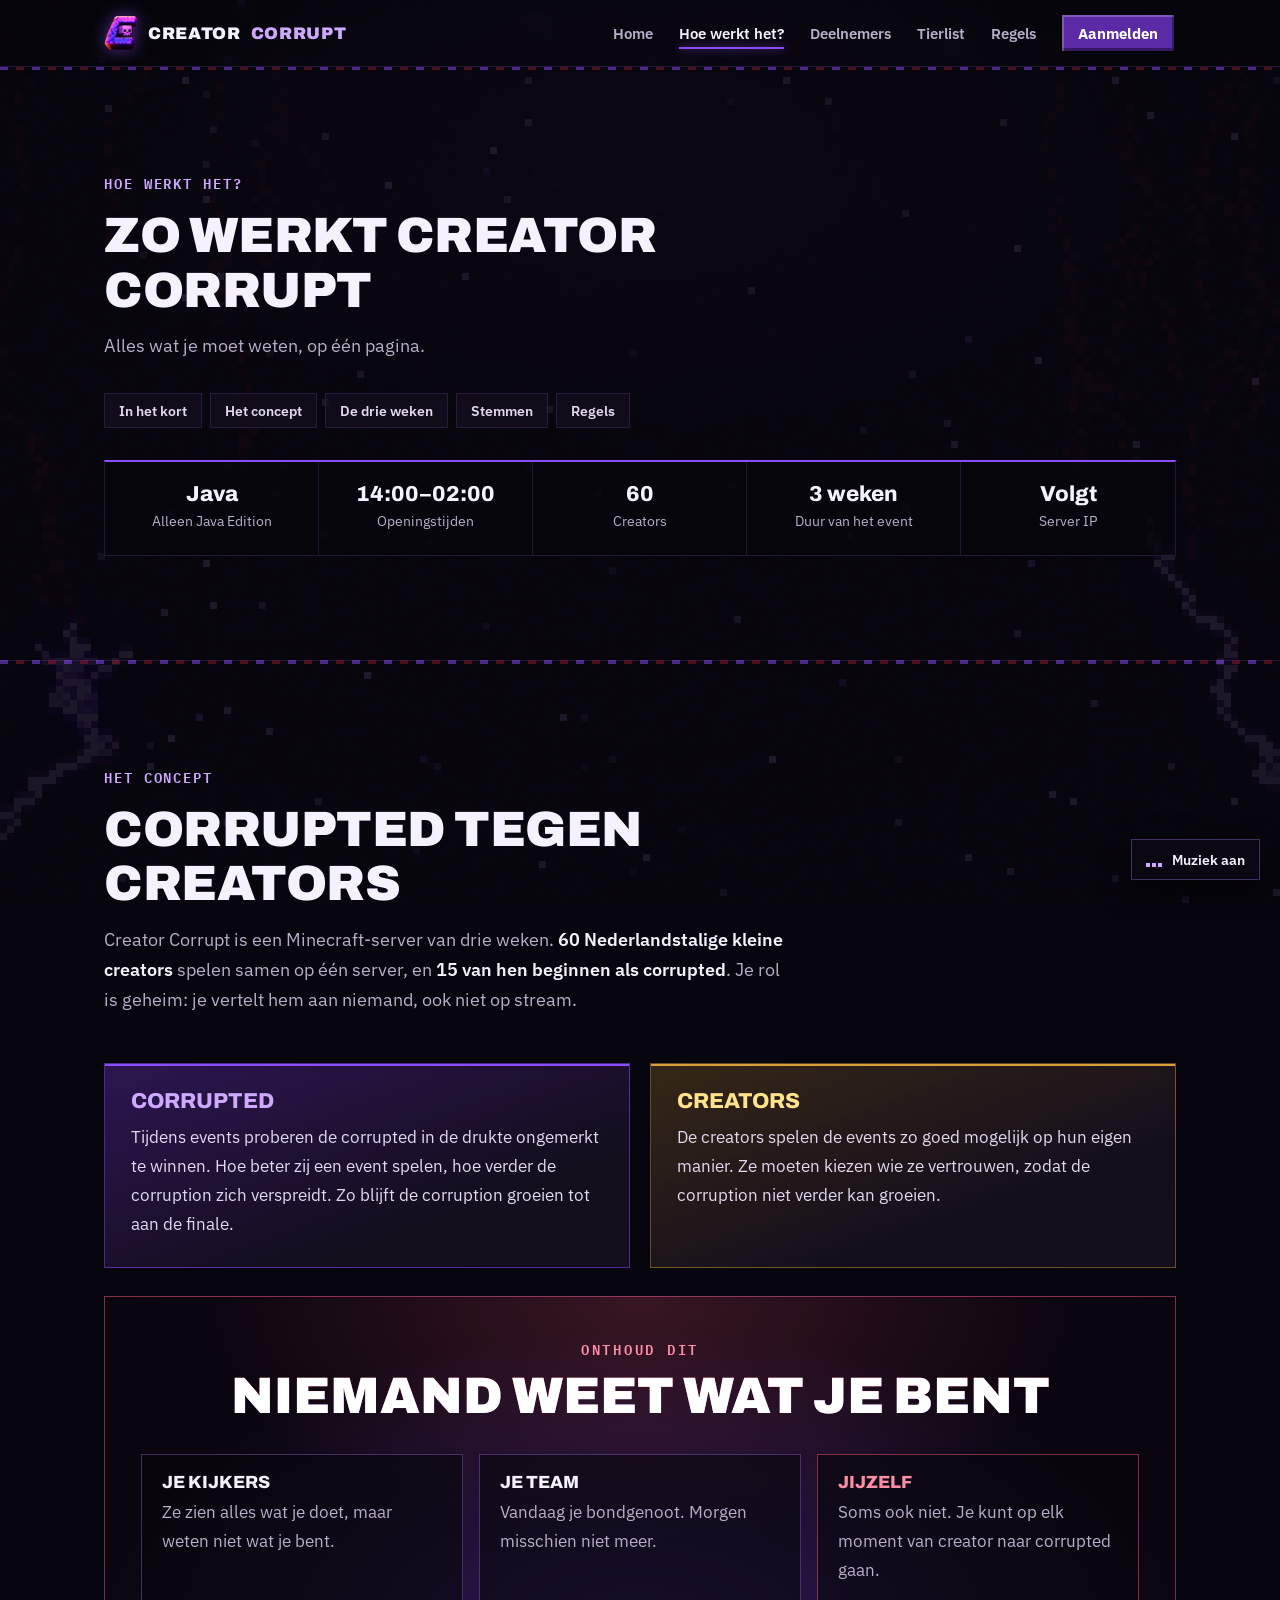
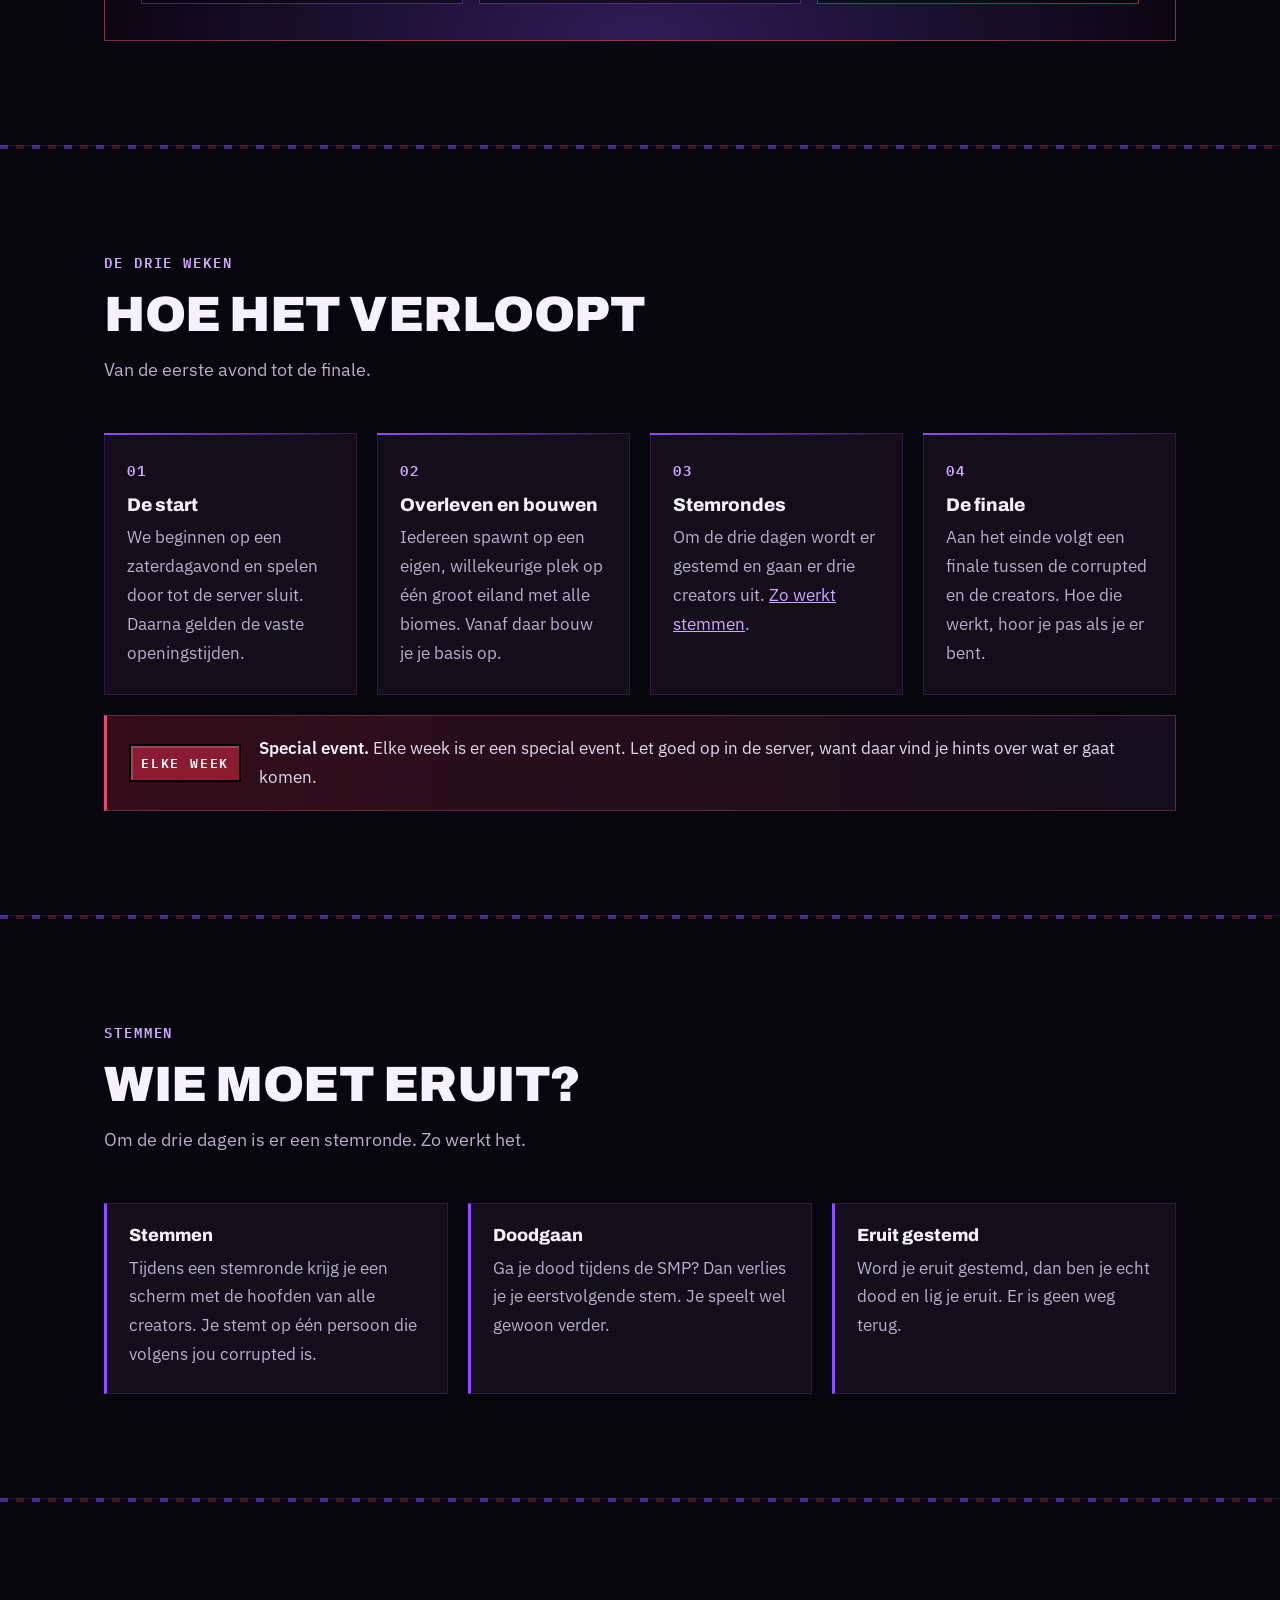
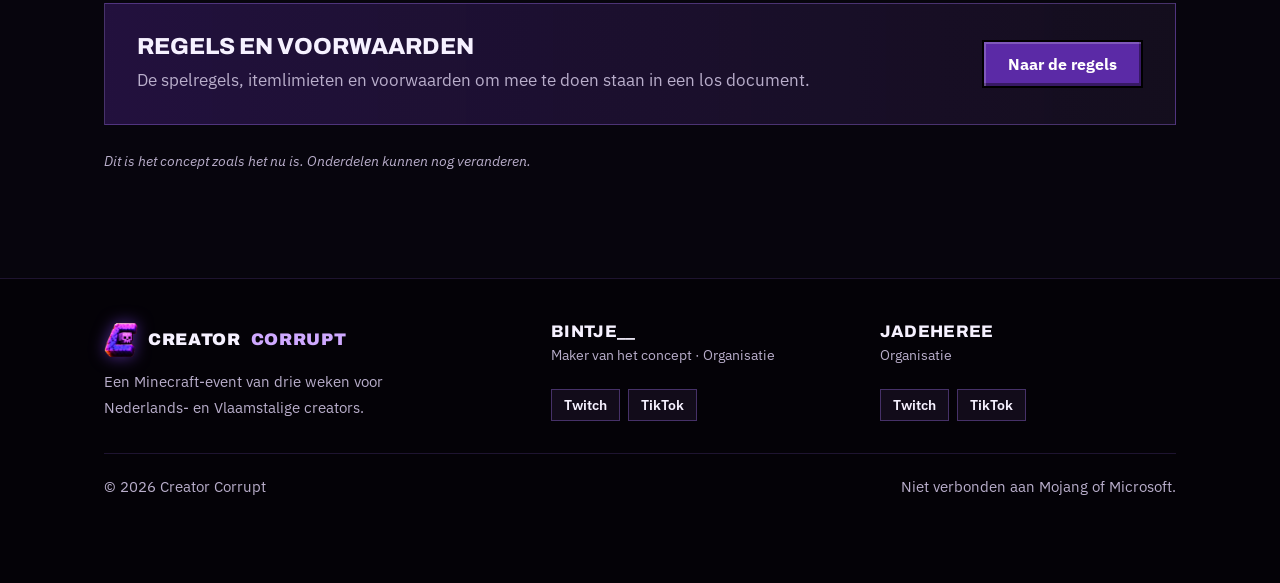
<file: speluitleg.html>
<!DOCTYPE html>
<html lang="nl">
<head>
<meta charset="utf-8">
<meta name="viewport" content="width=device-width, initial-scale=1">
<title>Hoe werkt het? - Creator Corrupt</title>
<!-- Deze pagina is verhuisd: alle uitleg staat nu op hoe-werkt-het.html -->
<meta http-equiv="refresh" content="0; url=hoe-werkt-het.html#verloop">
<link rel="canonical" href="hoe-werkt-het.html">
<meta name="robots" content="noindex">
<script>location.replace('hoe-werkt-het.html#verloop');</script>
<style>body{margin:0;background:#07050b;color:#e2d9f0;font:1rem/1.6 system-ui,sans-serif;display:grid;place-items:center;min-height:100vh}a{color:#cfa9ff}</style>
</head>
<body>
<p>Deze pagina is verhuisd naar <a href="hoe-werkt-het.html#verloop">Hoe werkt het?</a></p>
</body>
</html>
</file>
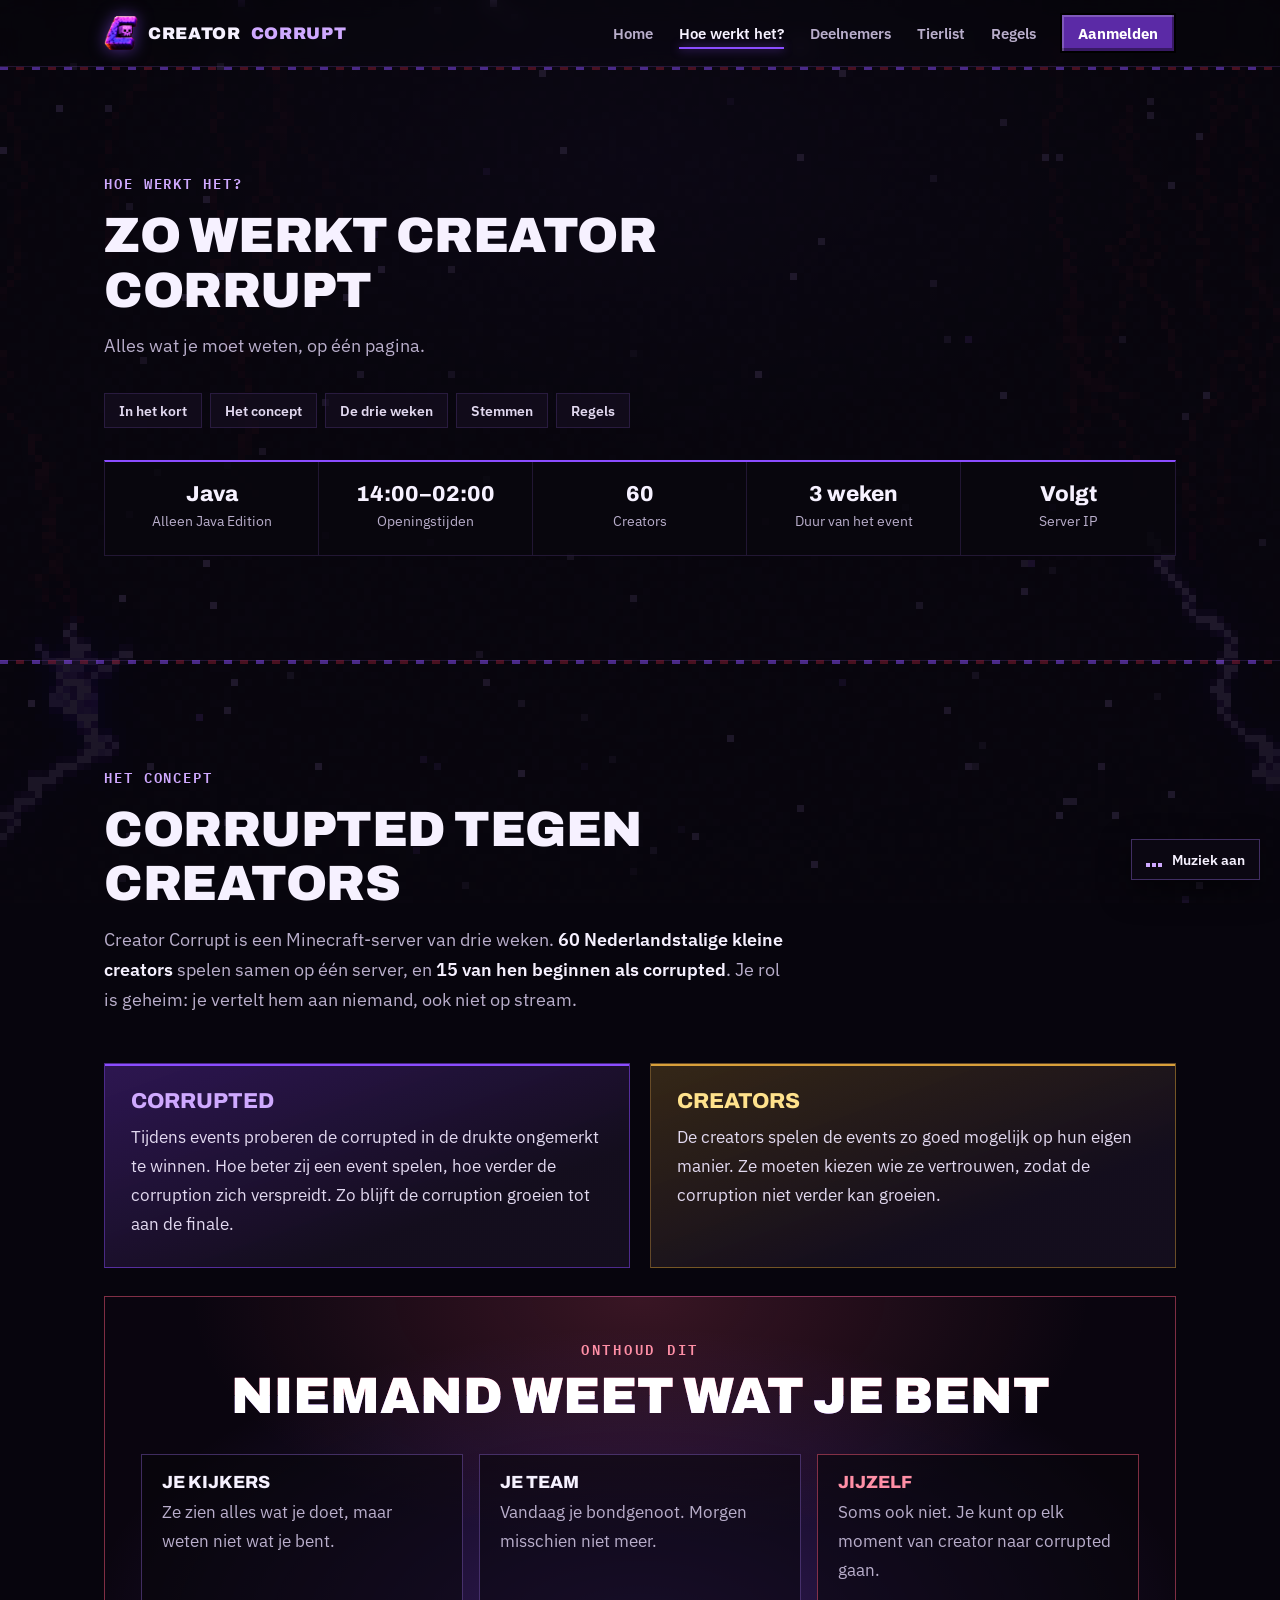
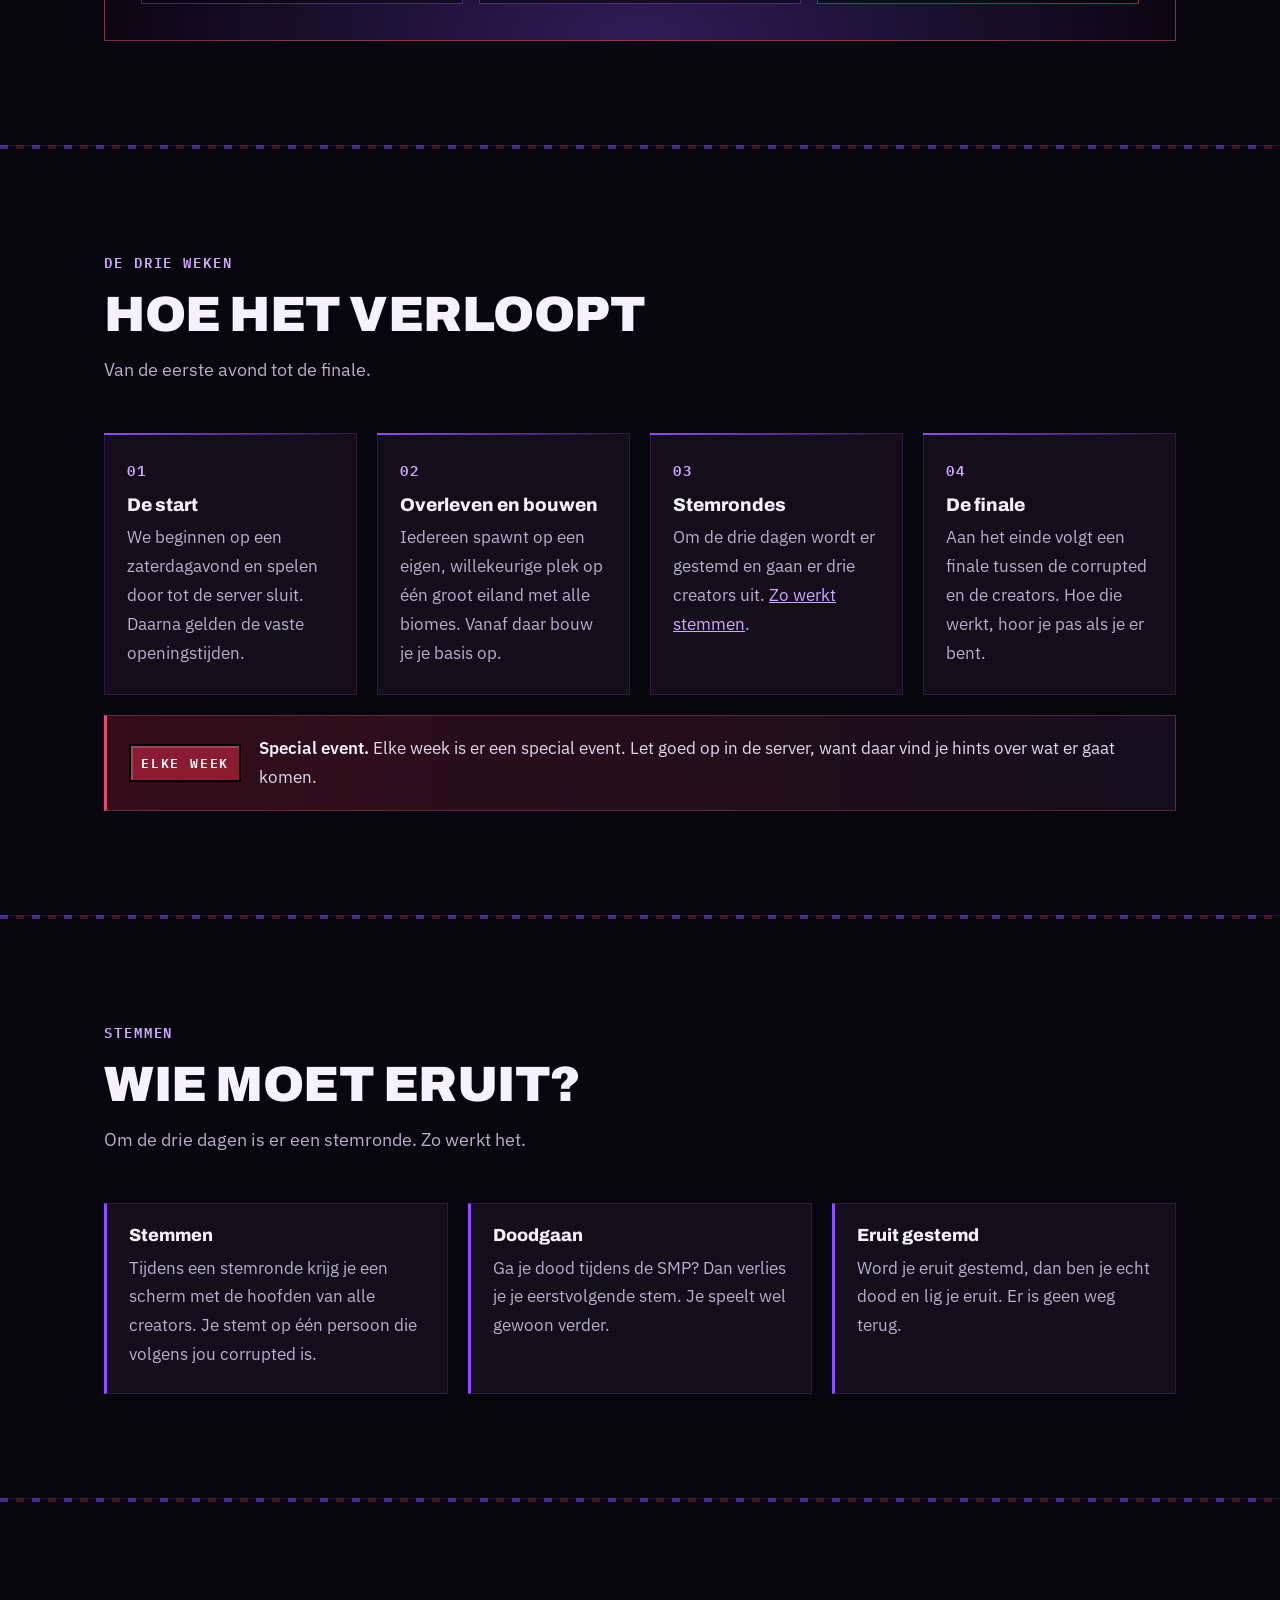
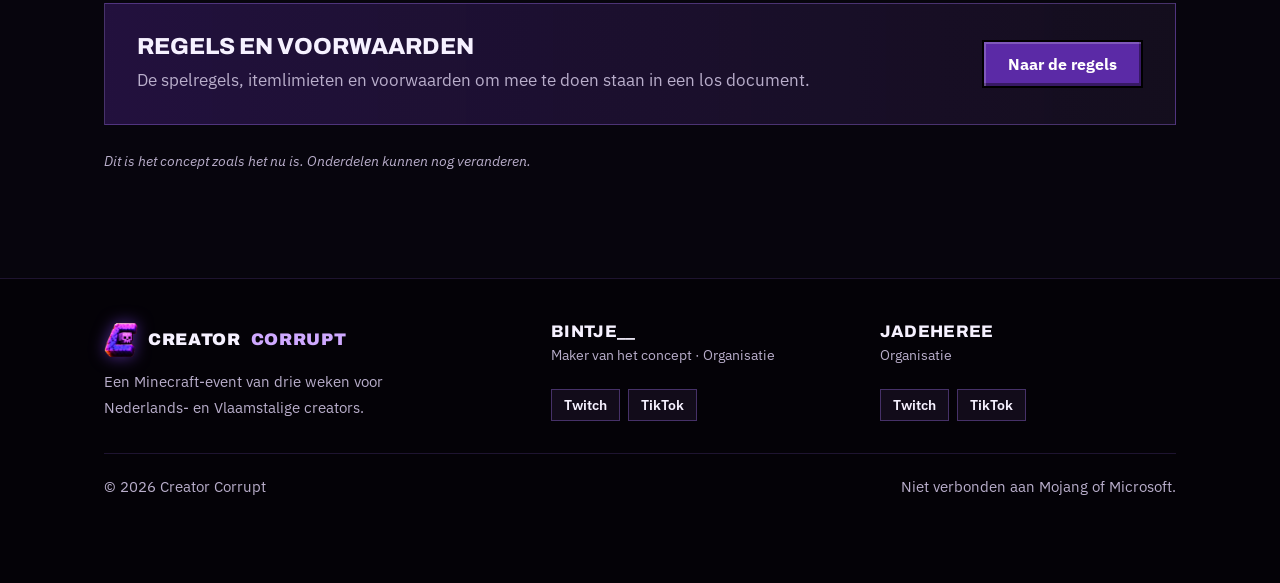
<file: stemmen.html>
<!DOCTYPE html>
<html lang="nl">
<head>
<meta charset="utf-8">
<meta name="viewport" content="width=device-width, initial-scale=1">
<title>Hoe werkt het? - Creator Corrupt</title>
<!-- Deze pagina is verhuisd: alle uitleg staat nu op hoe-werkt-het.html -->
<meta http-equiv="refresh" content="0; url=hoe-werkt-het.html#stemmen">
<link rel="canonical" href="hoe-werkt-het.html">
<meta name="robots" content="noindex">
<script>location.replace('hoe-werkt-het.html#stemmen');</script>
<style>body{margin:0;background:#07050b;color:#e2d9f0;font:1rem/1.6 system-ui,sans-serif;display:grid;place-items:center;min-height:100vh}a{color:#cfa9ff}</style>
</head>
<body>
<p>Deze pagina is verhuisd naar <a href="hoe-werkt-het.html#stemmen">Hoe werkt het?</a></p>
</body>
</html>
</file>
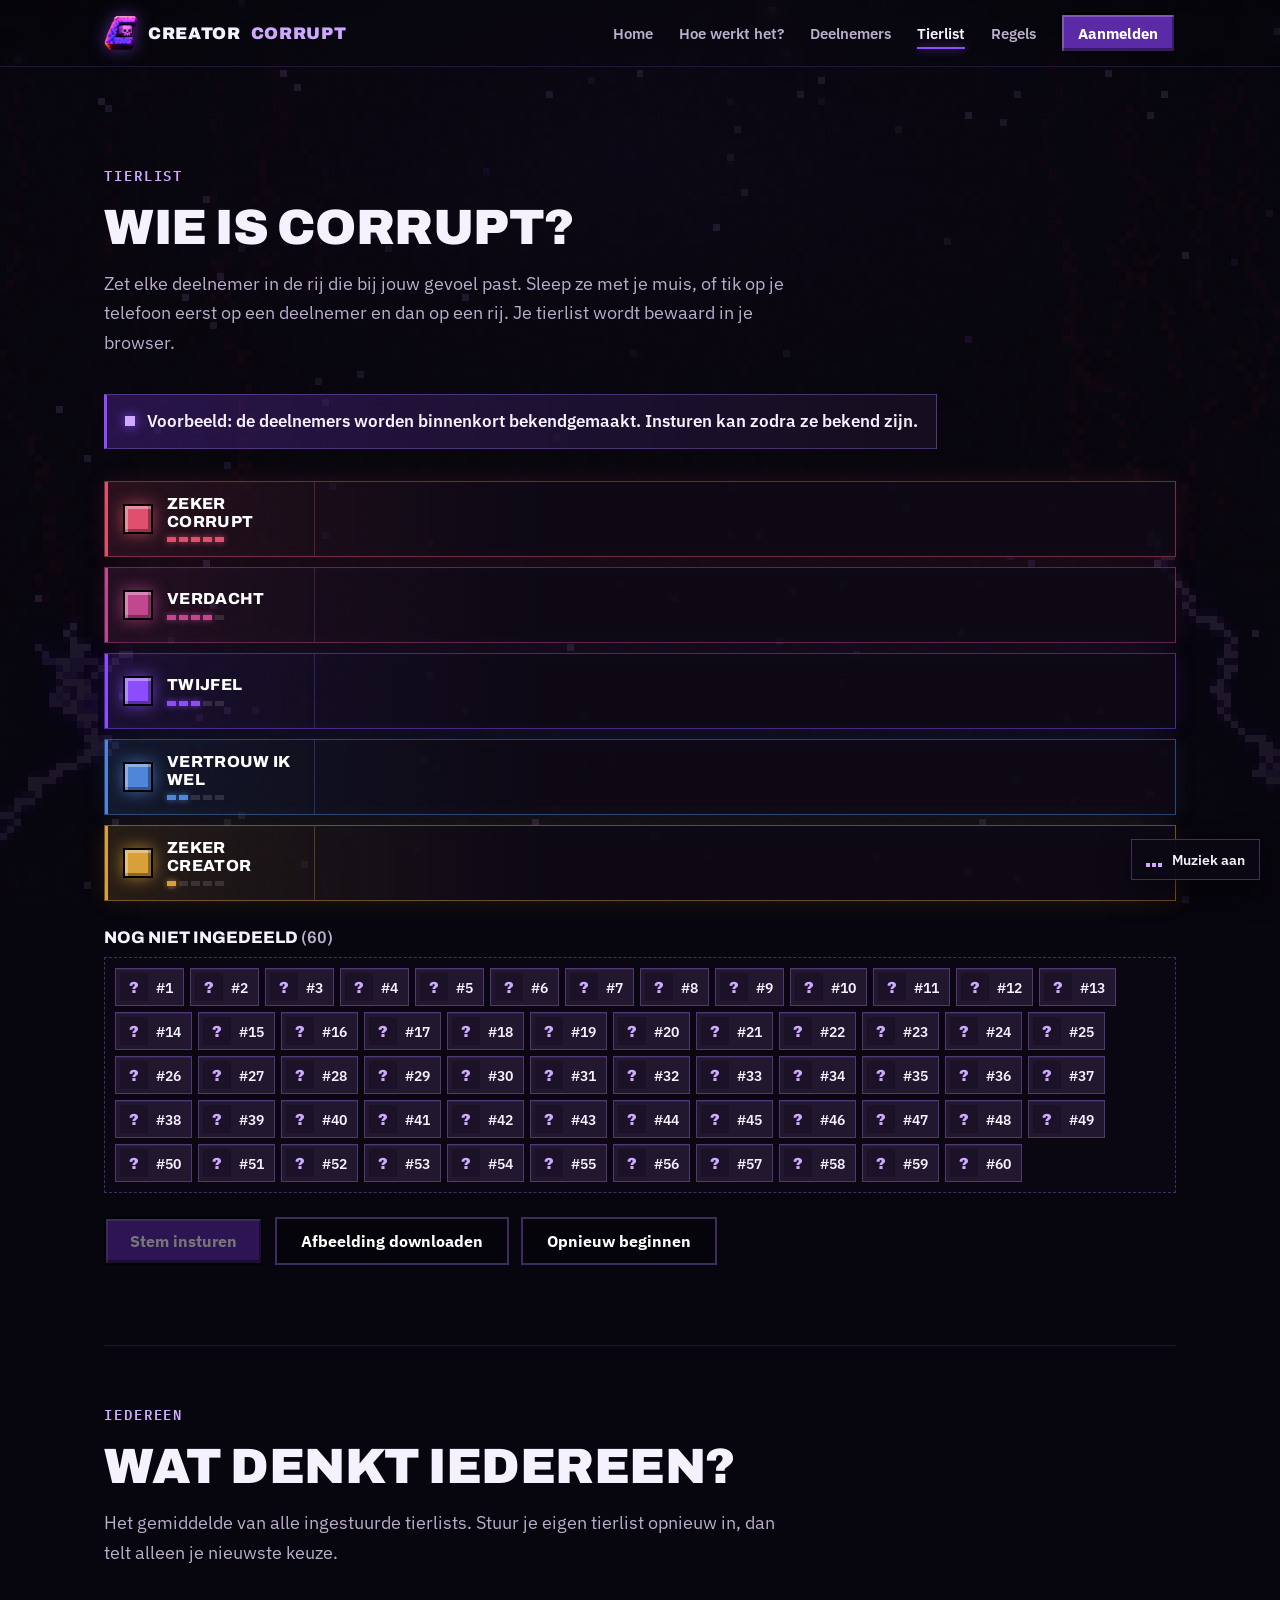
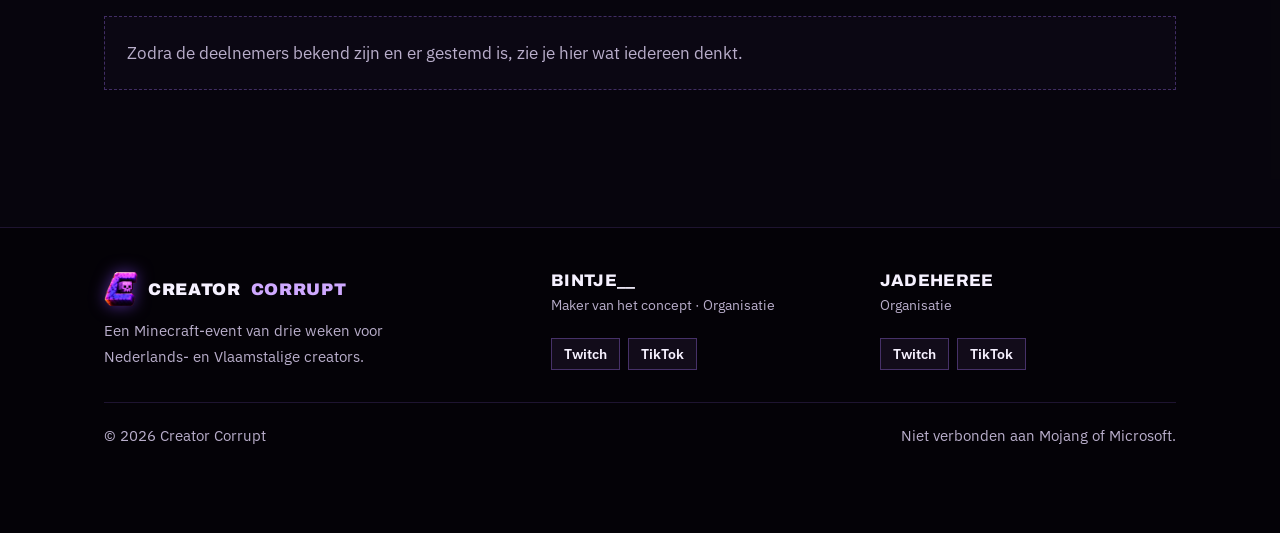
<file: tierlist.html>
<!DOCTYPE html>
<html lang="nl">
<head>
<meta charset="utf-8">
<meta name="viewport" content="width=device-width, initial-scale=1">
<title>Tierlist - Creator Corrupt</title>
<meta name="description" content="Wie is corrupt? Maak je eigen tierlist van de deelnemers van Creator Corrupt en zie wat iedereen denkt.">
<link rel="preconnect" href="https://fonts.googleapis.com">
<link rel="preconnect" href="https://fonts.gstatic.com" crossorigin>
<link href="https://fonts.googleapis.com/css2?family=Archivo:wght@600;800;900&family=IBM+Plex+Mono:wght@600&family=IBM+Plex+Sans:wght@400;500;600&display=swap" rel="stylesheet">
<link rel="stylesheet" href="style.css?v=20261119-1">
</head>
<body>
<canvas id="cave" aria-hidden="true"></canvas>
<canvas id="sparks" aria-hidden="true"></canvas>

<header class="top">
  <div class="wrap bar">
    <a href="index.html" class="brand"><img class="brand-icon" src="img/icon.png" alt="" width="34" height="34">Creator <b>Corrupt</b></a>
    <button class="menu" aria-expanded="false" aria-controls="nav">Menu</button>
    <nav id="nav" class="nav">
      <a href="index.html">Home</a>
      <a href="hoe-werkt-het.html">Hoe werkt het?</a>
      <a href="deelnemers.html">Deelnemers</a>
      <a href="tierlist.html" aria-current="page">Tierlist</a>
      <a href="regels.html">Regels</a>
      <a href="aanmelden.html" class="nav-cta">Aanmelden</a>
    </nav>
  </div>
</header>

<main class="page">
  <div class="wrap">
    <header class="section-head">
      <p class="eyebrow">Tierlist</p>
      <h2>Wie is corrupt?</h2>
      <p>Zet elke deelnemer in de rij die bij jouw gevoel past. Sleep ze met je muis, of tik op je telefoon eerst op een deelnemer en dan op een rij. Je tierlist wordt bewaard in je browser.</p>
    </header>

    <p class="cast-note" id="tl-demo" hidden>Voorbeeld: de deelnemers worden binnenkort bekendgemaakt. Insturen kan zodra ze bekend zijn.</p>

    <div class="tiers" id="tiers"></div>

    <div class="pool-wrap">
      <h3 class="pool-title">Nog niet ingedeeld <span id="pool-count"></span></h3>
      <div class="pool tier-drop" id="pool" data-tier="0" tabindex="0" aria-label="Nog niet ingedeeld"></div>
    </div>

    <div class="tl-actions">
      <button class="btn" type="button" id="tl-send">Stem insturen</button>
      <button class="btn btn-ghost" type="button" id="tl-image">Afbeelding downloaden</button>
      <button class="btn btn-ghost" type="button" id="tl-reset">Opnieuw beginnen</button>
    </div>
    <p class="form-msg" id="tl-msg" role="status" hidden></p>

    <section class="community">
      <header class="section-head">
        <p class="eyebrow">Iedereen</p>
        <h2>Wat denkt iedereen?</h2>
        <p>Het gemiddelde van alle ingestuurde tierlists. Stuur je eigen tierlist opnieuw in, dan telt alleen je nieuwste keuze.</p>
      </header>
      <div id="community"></div>
    </section>
  </div>
</main>

<footer class="foot">
  <div class="wrap">
    <div class="foot-grid">
      <div class="foot-brand">
        <a href="index.html" class="brand"><img class="brand-icon" src="img/icon.png" alt="" width="34" height="34">Creator <b>Corrupt</b></a>
        <p>Een Minecraft-event van drie weken voor Nederlands- en Vlaamstalige creators.</p>
      </div>
      <div class="foot-person">
        <h4>bintje__</h4>
        <span>Maker van het concept &middot; Organisatie</span>
        <div class="socials">
          <a href="https://www.twitch.tv/bintje__" target="_blank" rel="noopener">Twitch</a>
          <a href="https://www.tiktok.com/@bintje__" target="_blank" rel="noopener">TikTok</a>
        </div>
      </div>
      <div class="foot-person">
        <h4>Jadeheree</h4>
        <span>Organisatie</span>
        <div class="socials">
          <a href="https://www.twitch.tv/jadeheree" target="_blank" rel="noopener">Twitch</a>
          <a href="https://www.tiktok.com/@jadedhere" target="_blank" rel="noopener">TikTok</a>
        </div>
      </div>
    </div>
    <div class="foot-inner">
      <span>&copy; <span id="year">2026</span> Creator Corrupt</span>
      <span>Niet verbonden aan Mojang of Microsoft.</span>
    </div>
  </div>
</footer>

<script src="deelnemers.js?v=20261119-1"></script>
<script src="config.js?v=20261119-1"></script>
<script src="script.js?v=20261119-1"></script>
<script src="tierlist.js?v=20261119-1"></script>
</body>
</html>
</file>
<file: style.css>
:root{
  --bg:#07050b;
  --panel:rgba(9,6,14,.88);
  --surface:rgba(22,15,32,.82);
  --line:rgba(150,100,230,.18);
  --line-2:rgba(170,120,255,.34);
  --purple-900:#24123d;
  --purple-700:#5b2aa6;
  --purple-500:#8b4dff;
  --purple-300:#cfa9ff;
  --red:#8a1c32;
  --gold-hi:#ffe28c;
  --gold:#d9a03a;
  --gold-lo:#8a5a14;
  --ink:#f6f1ff;
  --text:#e2d9f0;
  --muted:#b9aecb;
  --head:'Archivo',system-ui,sans-serif;
  --body:'IBM Plex Sans',system-ui,sans-serif;
  --mono:'IBM Plex Mono',ui-monospace,monospace;
  color-scheme:dark;
}
*,*::before,*::after{box-sizing:border-box}
html{scroll-behavior:smooth;scroll-padding-top:76px}
body{margin:0;background:var(--bg);color:var(--text);font:400 1.0625rem/1.7 var(--body);-webkit-font-smoothing:antialiased}
a{color:inherit}
:focus-visible{outline:2px solid var(--purple-300);outline-offset:3px}
h1,h2,h3,h4{font-family:var(--head);font-weight:800;line-height:1.1;margin:0;color:var(--ink)}
p{margin:0 0 1em}
strong{color:var(--ink);font-weight:600}
.wrap{max-width:1120px;margin:0 auto;padding:0 24px}
@media(max-width:600px){.wrap{padding:0 16px}}

/* Achtergrond: pixel-grot (script.js), vast achter alle inhoud */
#cave,#sparks{position:fixed;top:0;left:0;width:100%;height:100vh;image-rendering:pixelated;pointer-events:none}
#cave{z-index:-2}
#sparks{z-index:-1}
body::before{content:"";position:fixed;inset:0;z-index:-1;pointer-events:none;
  background:radial-gradient(60% 45% at 50% 18%,rgba(139,77,255,.22),transparent 70%),radial-gradient(120% 80% at 50% 50%,transparent 40%,rgba(0,0,0,.55))}

/* Header */
.top{position:sticky;top:0;z-index:20;background:rgba(7,5,11,.82);backdrop-filter:blur(10px);-webkit-backdrop-filter:blur(10px);border-bottom:1px solid var(--line)}
.bar{display:flex;align-items:center;justify-content:space-between;height:66px;gap:16px}
.brand{display:flex;align-items:center;gap:10px;font:900 1.05rem var(--head);letter-spacing:.04em;text-transform:uppercase;color:var(--ink);text-decoration:none}
.brand b{color:var(--purple-300);font-weight:900}
.brand-icon{width:34px;height:34px;flex:none;object-fit:contain;filter:drop-shadow(0 0 8px rgba(139,77,255,.55));transition:transform .25s}
.brand:hover .brand-icon{transform:rotate(-6deg) scale(1.08)}
.nav{display:flex;gap:2px;align-items:center}
.nav a{font:600 .95rem var(--body);text-decoration:none;color:var(--muted);padding:8px 12px}
.nav a:hover{color:var(--ink)}
.nav a:not(.nav-cta){position:relative}
.nav a[aria-current="page"]:not(.nav-cta){color:var(--ink)}
.nav a[aria-current="page"]:not(.nav-cta)::after{content:"";position:absolute;left:12px;right:12px;bottom:2px;height:2px;background:var(--purple-500);box-shadow:0 0 10px rgba(139,77,255,.8)}
@media(max-width:940px){.nav a[aria-current="page"]:not(.nav-cta)::after{left:4px;right:auto;width:24px;bottom:6px}}
.nav .nav-cta{color:#fff;margin-left:10px}
.menu{display:none;font:600 1rem var(--body);background:none;color:var(--ink);border:1px solid var(--line-2);padding:6px 14px;cursor:pointer}
@media(max-width:940px){
  .menu{display:block}
  .nav{display:none;position:absolute;top:67px;left:0;right:0;flex-direction:column;align-items:stretch;background:rgba(7,5,11,.97);border-bottom:1px solid var(--line);padding:8px 16px 16px}
  .nav.open{display:flex}
  .nav a{padding:13px 4px;border-bottom:1px solid var(--line)}
  .nav .nav-cta{margin:14px 0 0;text-align:center}
}

/* Live-balk onder het menu, alleen zichtbaar als iemand live is */
.live-bar{background:linear-gradient(90deg,rgba(145,70,255,.95),rgba(110,40,200,.95));border-top:1px solid rgba(255,255,255,.15);box-shadow:0 6px 24px rgba(145,70,255,.35);animation:liveIn .4s ease}
.live-bar[hidden]{display:none}
@keyframes liveIn{from{opacity:0;transform:translateY(-6px)}to{opacity:1;transform:none}}
.live-inner{display:flex;align-items:center;justify-content:space-between;gap:12px;min-height:44px}
.live-links{display:flex;flex-wrap:wrap;gap:6px 22px;padding:6px 0}
.live-links a{display:inline-flex;align-items:center;gap:10px;color:#fff;text-decoration:none;font:600 .95rem var(--body)}
.live-links a b{font:800 .75rem var(--mono);letter-spacing:.12em;padding:2px 6px;background:#e91916;color:#fff}
.live-dot{width:9px;height:9px;border-radius:50%;background:#ff3b3b;box-shadow:0 0 0 0 rgba(255,59,59,.7);animation:livePulse 1.6s infinite}
@keyframes livePulse{0%{box-shadow:0 0 0 0 rgba(255,59,59,.7)}70%{box-shadow:0 0 0 9px rgba(255,59,59,0)}100%{box-shadow:0 0 0 0 rgba(255,59,59,0)}}
.live-go{padding:3px 10px;background:rgba(0,0,0,.25);border:1px solid rgba(255,255,255,.3);transition:background .2s}
.live-links a:hover .live-go{background:rgba(0,0,0,.45)}
.live-close{flex:none;width:30px;height:30px;border:0;background:none;color:#fff;font:600 1.3rem var(--body);cursor:pointer;opacity:.8}
.live-close:hover{opacity:1}
@media(max-width:560px){.live-links a{font-size:.85rem;gap:8px}.live-go{display:none}}
@media(prefers-reduced-motion:reduce){.live-bar,.live-dot{animation:none}}

/* Knoppen */
.btn,.nav .nav-cta{display:inline-flex;align-items:center;justify-content:center;font:700 1rem var(--body);color:#fff;text-decoration:none;cursor:pointer;
  background:var(--purple-700);border:2px solid #000;padding:12px 24px;
  box-shadow:inset 2px 2px 0 rgba(255,255,255,.22),inset -2px -3px 0 rgba(0,0,0,.4),0 0 0 rgba(139,77,255,0);transition:box-shadow .2s,background .2s}
.nav .nav-cta{padding:8px 16px;font-size:.95rem}
.btn:hover,.nav .nav-cta:hover{background:var(--purple-500);box-shadow:inset 2px 2px 0 rgba(255,255,255,.22),inset -2px -3px 0 rgba(0,0,0,.4),0 0 24px rgba(139,77,255,.55)}
.btn:active{box-shadow:inset 2px 2px 0 rgba(0,0,0,.4)}
.btn:disabled{opacity:.6;cursor:wait}
.btn-ghost{background:rgba(7,5,11,.55);border:2px solid var(--line-2);box-shadow:none}
.btn-ghost:hover{background:rgba(91,42,166,.35);border-color:var(--purple-500);box-shadow:none}

.eyebrow{font:600 .85rem var(--mono);letter-spacing:.14em;text-transform:uppercase;color:var(--purple-300);margin:0 0 14px}

/* Hero: gecentreerd, zoals de poster */
.hero{padding:64px 0 80px;text-align:center;overflow:hidden}
.hero-inner{display:flex;flex-direction:column;align-items:center}
.hero-logo{position:relative;display:grid;place-items:center;padding:8px 0 36px}
.hero-logo::before{content:"";position:absolute;inset:-10% -25%;background:radial-gradient(closest-side,rgba(139,77,255,.38),transparent);pointer-events:none}
/* Logo-bestand is 362px breed; groter tonen maakt hem iets zachter. Met een groter bestand wordt hij weer scherp. */
.hero-logo img{position:relative;display:block;width:min(560px,92vw);max-width:none;height:auto;will-change:transform;animation:float 5s ease-in-out infinite;filter:drop-shadow(0 0 18px rgba(139,77,255,.45))}
.logo-shadow{position:absolute;bottom:10px;width:360px;max-width:60%;height:16px;background:rgba(0,0,0,.7);filter:blur(10px);animation:shadow 5s ease-in-out infinite}
@keyframes float{0%,100%{transform:translate3d(0,0,0) rotate(-1deg)}50%{transform:translate3d(0,-14px,0) rotate(1deg)}}
@keyframes shadow{0%,100%{transform:scaleX(1);opacity:1}50%{transform:scaleX(.8);opacity:.6}}
@media(prefers-reduced-motion:reduce){.hero-logo img,.logo-shadow{animation:none}}
.hero h1{font-size:clamp(2.3rem,6.4vw,4.6rem);font-weight:900;text-transform:uppercase;letter-spacing:-.01em;line-height:1;max-width:14ch;margin:0 auto 22px;
  text-shadow:0 0 28px rgba(139,77,255,.55),0 3px 0 #000}
.lead{font-size:1.2rem;color:var(--text);max-width:58ch;margin:0 auto 32px;text-shadow:0 1px 2px #000}
.lead strong{color:var(--purple-300)}
.hero-actions{display:flex;flex-wrap:wrap;gap:12px;justify-content:center}

.stats{list-style:none;margin:72px 0 0;padding:0;display:grid;grid-template-columns:repeat(5,1fr);background:var(--panel);border:1px solid var(--line);border-top:2px solid var(--purple-500)}
.stats li{padding:20px 18px;border-right:1px solid var(--line);text-align:center}
.stats li:last-child{border-right:0}
.stats strong{display:block;font:800 1.35rem var(--head);color:var(--ink);white-space:nowrap}
.stats span{font-size:.9rem;color:var(--muted)}
@media(max-width:820px){.stats{grid-template-columns:repeat(2,1fr)}.stats li{border-bottom:1px solid var(--line)}.stats li:nth-child(2n){border-right:0}.stats li:last-child{grid-column:1/-1;border-bottom:0}}

/* Secties: donker paneel over de grot, zodat de tekst goed leesbaar is */
main>.section{position:relative;padding:104px 0;background:var(--panel)}
main>.hero+.section{margin-top:0;border-top:1px solid var(--line)}
main>.section+.section{border-top:1px solid var(--line)}
main>.section::before{content:"";position:absolute;left:0;right:0;top:-1px;height:4px;
  background:repeating-linear-gradient(90deg,var(--purple-500) 0 8px,transparent 8px 16px,var(--red) 16px 24px,transparent 24px 32px);opacity:.5}
.section-head{margin-bottom:48px;max-width:680px}
.section-head h2{font-size:clamp(2rem,4.6vw,3.1rem);font-weight:900;text-transform:uppercase;letter-spacing:-.01em}
.section-head p:not(.eyebrow){color:var(--muted);margin:14px 0 0;font-size:1.1rem}
.sub{font-size:1.4rem;margin:72px 0 22px;text-transform:uppercase;letter-spacing:.01em}

/* Uitlegvideo */
.video{position:relative;aspect-ratio:16/9;border:2px solid var(--line-2);background:#000;overflow:hidden;box-shadow:0 0 0 6px rgba(139,77,255,.08),0 0 60px rgba(139,77,255,.22)}
.video iframe{position:absolute;inset:0;width:100%;height:100%;border:0}
.video-placeholder{position:absolute;inset:0;display:grid;place-content:center;justify-items:center;gap:8px;text-align:center;padding:24px;
  background:radial-gradient(closest-side,rgba(139,77,255,.25),transparent),linear-gradient(rgba(7,5,11,.7),rgba(7,5,11,.7)),var(--obsidian,#100c16);background-size:auto,auto,112px 112px;image-rendering:pixelated}
.video-placeholder strong{font:800 clamp(1.1rem,2.5vw,1.5rem) var(--head);color:var(--ink);text-transform:uppercase}
.video-placeholder span:last-child{color:var(--muted)}
.play{width:80px;height:80px;margin-bottom:12px;display:grid;place-items:center;background:var(--purple-700);border:2px solid #000;
  box-shadow:inset 3px 3px 0 rgba(255,255,255,.2),inset -3px -4px 0 rgba(0,0,0,.4),0 0 30px rgba(139,77,255,.6)}
.play::after{content:"";margin-left:6px;border-style:solid;border-width:14px 0 14px 22px;border-color:transparent transparent transparent #fff}
@media(max-width:560px){.play{width:58px;height:58px}.play::after{border-width:10px 0 10px 16px}}

/* Team: gouden lijst en perkamenten naambordje, zoals op de poster */
.team{display:flex;flex-wrap:wrap;gap:40px}
.member{display:flex;flex-direction:column;align-items:center;width:250px;text-decoration:none;color:inherit}
.frame{width:100%;padding:12px;background:var(--gold) var(--tex-gold,none);background-size:48px 48px;image-rendering:pixelated;
  box-shadow:inset 0 0 0 3px var(--gold-hi),inset 0 0 0 6px var(--gold),inset 0 0 0 9px var(--gold-lo),0 0 0 3px #2b1a05,0 14px 40px rgba(255,170,40,.16);transition:transform .2s,box-shadow .2s}
.member:hover .frame{transform:translateY(-4px);box-shadow:inset 0 0 0 3px var(--gold-hi),inset 0 0 0 6px var(--gold),inset 0 0 0 9px var(--gold-lo),0 0 0 3px #2b1a05,0 18px 50px rgba(255,170,40,.3)}
.avatar{aspect-ratio:1;display:grid;place-items:center;background:radial-gradient(circle at 50% 45%,#ffd84a,#f5a11a 75%);box-shadow:inset 0 0 0 3px var(--gold-lo),inset 0 0 30px rgba(140,70,0,.35)}
.avatar-photo{position:relative;overflow:hidden}
.avatar-photo img{position:absolute;inset:3px;width:calc(100% - 6px);height:calc(100% - 6px);object-fit:cover;object-position:50% 30%}
.avatar:not(.avatar-photo) img,.avatar canvas{width:46%;height:auto;image-rendering:pixelated;display:block;box-shadow:6px 6px 0 rgba(90,45,0,.35)}
.plaque{position:relative;margin-top:-16px;padding:3px;background:#6b4a1c;
  clip-path:polygon(16px 0,calc(100% - 16px) 0,100% 50%,calc(100% - 16px) 100%,16px 100%,0 50%)}
.plaque span{display:block;padding:9px 30px;font:600 .95rem var(--mono);letter-spacing:.08em;color:#3a2a10;background:#e6d19d var(--tex-parchment,none);background-size:40px 40px;image-rendering:pixelated;
  clip-path:polygon(14px 0,calc(100% - 14px) 0,100% 50%,calc(100% - 14px) 100%,14px 100%,0 50%)}
.member-role{margin-top:12px;font-size:.95rem;line-height:1.5;color:var(--muted);text-align:center}
.member-role strong{color:var(--gold-hi);font-weight:600}
.member:hover .member-role{color:var(--purple-300)}
@media(max-width:560px){.team{gap:20px;justify-content:center}.member{width:calc(50% - 10px)}.plaque span{padding:8px 20px;font-size:.8rem}}

/* Speluitleg */
.steps{list-style:none;margin:0;padding:0;display:grid;grid-template-columns:repeat(4,1fr);gap:20px;counter-reset:s}
.steps li{position:relative;counter-increment:s;padding:24px 22px 26px;background:var(--surface);border:1px solid var(--line)}
.steps li::before{content:counter(s,decimal-leading-zero);display:block;font:600 .85rem var(--mono);letter-spacing:.14em;color:var(--purple-300);margin-bottom:14px}
.steps li::after{content:"";position:absolute;left:-1px;right:-1px;top:-1px;height:2px;background:linear-gradient(90deg,var(--purple-500),transparent)}
.steps h3{font-size:1.15rem;margin-bottom:8px}
.steps p{color:var(--muted);margin:0}
@media(max-width:900px){.steps{grid-template-columns:1fr 1fr}}
@media(max-width:560px){.steps{grid-template-columns:1fr}}

/* Concept */
.concept{margin-bottom:56px}
.concept-intro{font-size:1.25rem;line-height:1.6;color:var(--ink);max-width:62ch;margin-bottom:28px}
.sides{display:grid;grid-template-columns:1fr 1fr;gap:20px}
@media(max-width:700px){.sides{grid-template-columns:1fr}}
.side{padding:26px 26px 28px;border:1px solid var(--line)}
.side h3{font-size:1.35rem;text-transform:uppercase;margin-bottom:10px}
.side p{margin:0;color:var(--text)}
.side-corrupt{background:linear-gradient(160deg,rgba(91,42,166,.45),rgba(22,15,32,.85) 70%);border-color:rgba(139,77,255,.45);box-shadow:inset 0 2px 0 var(--purple-500)}
.side-corrupt h3{color:var(--purple-300)}
.side-survive{background:linear-gradient(160deg,rgba(217,160,58,.22),rgba(22,15,32,.85) 70%);border-color:rgba(217,160,58,.4);box-shadow:inset 0 2px 0 var(--gold)}
.side-survive h3{color:var(--gold-hi)}
/* Opgelicht blok: NIEMAND weet wat je bent */
.nobody{position:relative;margin-top:28px;padding:40px 36px 36px;text-align:center;overflow:hidden;
  background:radial-gradient(70% 120% at 50% 0%,rgba(224,80,110,.22),transparent 60%),radial-gradient(80% 140% at 50% 100%,rgba(139,77,255,.3),transparent 65%),rgba(10,6,16,.92);
  border:1px solid rgba(224,80,110,.55);animation:nobodyGlow 3.2s ease-in-out infinite}
@keyframes nobodyGlow{0%,100%{box-shadow:0 0 24px rgba(139,77,255,.3),inset 0 0 30px rgba(224,80,110,.12)}50%{box-shadow:0 0 52px rgba(224,80,110,.45),inset 0 0 50px rgba(139,77,255,.22)}}
.nobody-kicker{font:600 .85rem var(--mono);letter-spacing:.2em;text-transform:uppercase;color:#ff8fa6;margin:0 0 10px}
.nobody-title{font-size:clamp(1.8rem,5vw,3.2rem);font-weight:900;text-transform:uppercase;line-height:1.05;margin:0 0 30px}
/* Gloed met schokkerige glitches over de hele zin */
.glitch{position:relative;color:#fff;animation:glow 6s ease-in-out infinite}
.glitch::before,.glitch::after{content:attr(data-text);position:absolute;inset:0;pointer-events:none;mix-blend-mode:screen}
.glitch::before{color:#ff4d7a;clip-path:inset(0 0 55% 0);animation:glitchA 2.6s steps(1) infinite}
.glitch::after{color:#a86bff;clip-path:inset(50% 0 0 0);animation:glitchB 2.2s steps(1) infinite}
@keyframes glow{0%,100%{text-shadow:0 0 14px rgba(224,80,110,.45)}50%{text-shadow:0 0 30px rgba(224,80,110,.8),0 0 60px rgba(139,77,255,.35)}}
@keyframes glitchA{0%,86%,100%{transform:translate(-2px,0);clip-path:inset(0 0 55% 0)}88%{transform:translate(-9px,-2px);clip-path:inset(10% 0 60% 0)}92%{transform:translate(6px,1px);clip-path:inset(35% 0 30% 0)}96%{transform:translate(-4px,0);clip-path:inset(0 0 70% 0)}}
@keyframes glitchB{0%,80%,100%{transform:translate(2px,0);clip-path:inset(50% 0 0 0)}83%{transform:translate(10px,2px);clip-path:inset(65% 0 5% 0)}88%{transform:translate(-7px,0);clip-path:inset(40% 0 25% 0)}93%{transform:translate(4px,-1px);clip-path:inset(75% 0 0 0)}}
.nobody-grid{display:grid;grid-template-columns:repeat(3,1fr);gap:16px;text-align:left}
.nobody-grid>div{padding:18px 20px;background:rgba(7,5,11,.6);border:1px solid var(--line-2)}
.nobody-grid h4{font-size:1.1rem;text-transform:uppercase;margin-bottom:6px;color:var(--ink)}
.nobody-grid p{margin:0;color:var(--muted)}
.nobody-grid>div:last-child{border-color:rgba(224,80,110,.55)}
.nobody-grid>div:last-child h4{color:#ff8fa6}
@media(max-width:760px){.nobody{padding:30px 18px 22px}.nobody-grid{grid-template-columns:1fr}}
@media(prefers-reduced-motion:reduce){.nobody,.glitch,.glitch::before,.glitch::after{animation:none}}

/* Muziekknop */
.music-btn{position:fixed;right:20px;bottom:20px;z-index:51;display:flex;align-items:center;gap:10px;padding:10px 14px;font:600 .9rem var(--body);color:var(--ink);cursor:pointer;
  background:rgba(12,8,20,.95);border:1px solid var(--line-2);box-shadow:0 10px 30px rgba(0,0,0,.5)}
.music-btn:hover{border-color:var(--purple-500)}
.music-btn[aria-pressed="true"]{border-color:var(--purple-500);box-shadow:0 10px 30px rgba(0,0,0,.5),0 0 20px rgba(139,77,255,.35)}
.bars{display:flex;align-items:flex-end;gap:2px;width:16px;height:14px}
.bars i{width:4px;height:4px;background:var(--purple-300)}
.music-btn[aria-pressed="true"] .bars i{animation:bar 1.2s ease-in-out infinite}
.music-btn[aria-pressed="true"] .bars i:nth-child(2){animation-delay:.3s}
.music-btn[aria-pressed="true"] .bars i:nth-child(3){animation-delay:.6s}
@keyframes bar{0%,100%{height:4px}50%{height:14px}}
@media(max-width:560px){.music-btn{right:16px;bottom:16px;padding:9px 12px}.toast{bottom:72px}}
@media(prefers-reduced-motion:reduce){.music-btn .bars i{animation:none!important}}

/* Pop-ups met grapjes */
.toast{position:fixed;right:20px;bottom:76px;z-index:50;display:flex;gap:14px;align-items:center;width:min(380px,calc(100vw - 32px));padding:14px 40px 14px 14px;
  background:rgba(12,8,20,.97);border:1px solid var(--line-2);border-left:3px solid var(--purple-500);box-shadow:0 18px 50px rgba(0,0,0,.6),0 0 30px rgba(139,77,255,.25);
  transform:translateY(140%);opacity:0;transition:transform .45s cubic-bezier(.2,.9,.3,1.2),opacity .3s}
.toast.show{transform:none;opacity:1}
.toast.corrupt{border-left-color:#e0506e;box-shadow:0 18px 50px rgba(0,0,0,.6),0 0 30px rgba(224,80,110,.25)}
.toast canvas{flex:none;width:64px;height:64px;image-rendering:pixelated;background:#1b1228;border:2px solid #000;box-shadow:inset 0 0 0 2px rgba(255,255,255,.06)}
.toast-label{display:block;font:600 .75rem var(--mono);letter-spacing:.14em;text-transform:uppercase;color:var(--purple-300);margin-bottom:4px}
.toast.corrupt .toast-label{color:#ff8fa6}
.toast-text{margin:0;font-size:.98rem;line-height:1.45;color:var(--ink)}
.toast-close{position:absolute;top:6px;right:6px;width:28px;height:28px;border:0;background:none;color:var(--muted);font:600 1.2rem var(--body);cursor:pointer;line-height:1}
.toast-close:hover{color:var(--ink)}
.toast-mute{display:inline-block;margin-top:6px;padding:0;border:0;background:none;font:500 .8rem var(--body);color:var(--muted);text-decoration:underline;cursor:pointer}
.toast-mute:hover{color:var(--ink)}
@media(max-width:560px){.toast{right:16px;bottom:72px}}
@media(prefers-reduced-motion:reduce){.toast{transition:opacity .2s}}

.concept-twist{margin:28px 0 0;padding-left:18px;border-left:3px solid #e0506e;font-size:1.1rem;color:var(--text);max-width:70ch}
.concept-note{margin:16px 0 0;font-size:.9rem;color:var(--muted);font-style:italic}

.special{display:flex;align-items:center;gap:18px;margin-top:20px;padding:18px 22px;background:linear-gradient(90deg,rgba(138,28,50,.35),rgba(22,15,32,.85));border:1px solid rgba(220,80,110,.35);border-left:3px solid #e0506e}
.special p{margin:0;color:var(--text)}
.special-tag{flex:none;font:600 .8rem var(--mono);letter-spacing:.14em;text-transform:uppercase;color:#fff;background:#8a1c32;border:2px solid #000;padding:6px 10px;box-shadow:inset 2px 2px 0 rgba(255,255,255,.18)}
@media(max-width:560px){.special{flex-direction:column;align-items:flex-start;gap:10px}}

.tiles{display:grid;grid-template-columns:repeat(4,1fr);gap:20px}
.tiles-2{grid-template-columns:repeat(2,1fr)}
@media(max-width:900px){.tiles{grid-template-columns:1fr 1fr}}
@media(max-width:560px){.tiles,.tiles-2{grid-template-columns:1fr}}
.tile{padding:22px 22px 24px;background:var(--surface);border:1px solid var(--line);border-left:3px solid var(--purple-500)}
.tile h4{font-size:1.1rem;margin-bottom:8px}
.tile p{color:var(--muted);margin:0}

.cta{display:flex;justify-content:space-between;align-items:center;gap:20px;flex-wrap:wrap;margin-top:72px;padding:30px 32px;background:linear-gradient(90deg,rgba(91,42,166,.32),rgba(22,15,32,.85));border:1px solid var(--line-2)}
.cta h3{font-size:1.45rem;text-transform:uppercase;margin-bottom:6px}
.cta p{margin:0;color:var(--muted)}

/* Concept-sectie op de voorpagina */
#concept .section-head p strong{color:var(--ink)}
#concept .nobody{margin-top:28px}

/* Lees verder */
/* Geanimeerde knoppen: lichtstreep bij hover, pijl schuift mee, pixel-icoon springt */
.links{display:grid;grid-template-columns:repeat(4,1fr);gap:18px}
@media(max-width:1000px){.links{grid-template-columns:repeat(2,1fr)}}
@media(max-width:560px){.links{grid-template-columns:1fr}}
.link-card{position:relative;display:flex;flex-direction:column;padding:24px 24px 22px;text-decoration:none;color:inherit;overflow:hidden;
  background:linear-gradient(160deg,rgba(91,42,166,.28),rgba(22,15,32,.9) 60%);border:1px solid var(--line-2);
  box-shadow:inset 0 2px 0 rgba(255,255,255,.06),inset 0 -3px 0 rgba(0,0,0,.4);transition:transform .25s cubic-bezier(.2,.9,.3,1.3),border-color .25s,box-shadow .25s}
.link-card::before{content:"";position:absolute;top:0;bottom:0;left:-60%;width:40%;background:linear-gradient(100deg,transparent,rgba(201,162,255,.22),transparent);transform:skewX(-20deg);transition:left .6s ease}
.link-card:hover,.link-card:focus-visible{transform:translateY(-6px);border-color:var(--purple-500);box-shadow:0 14px 40px rgba(0,0,0,.45),0 0 34px rgba(139,77,255,.35),inset 0 2px 0 rgba(255,255,255,.08)}
.link-card:hover::before,.link-card:focus-visible::before{left:120%}
.link-card:active{transform:translateY(-2px)}
.link-icon{display:flex;gap:3px;margin-bottom:18px}
.link-icon i{width:10px;height:10px;background:var(--purple-500);box-shadow:inset 2px 2px 0 rgba(255,255,255,.3)}
.link-icon i:nth-child(2){background:#e0506e}
.link-icon i:nth-child(3){background:var(--gold)}
.link-card:hover .link-icon i{animation:hop .5s ease}
.link-card:hover .link-icon i:nth-child(2){animation-delay:.07s}
.link-card:hover .link-icon i:nth-child(3){animation-delay:.14s}
@keyframes hop{0%,100%{transform:none}40%{transform:translateY(-6px)}}
.link-card h3{font-size:1.25rem;text-transform:uppercase;margin-bottom:8px}
.link-card p{margin:0 0 18px;color:var(--muted);flex:1}
.link-go{display:inline-flex;align-items:center;gap:8px;align-self:flex-start;font:700 .95rem var(--body);color:#fff;padding:8px 14px;background:var(--purple-700);border:2px solid #000;
  box-shadow:inset 2px 2px 0 rgba(255,255,255,.2),inset -2px -3px 0 rgba(0,0,0,.4);transition:background .2s}
.link-go b{display:inline-block;transition:transform .25s}
.link-card:hover .link-go{background:var(--purple-500)}
.link-card:hover .link-go b{transform:translateX(5px)}

/* Lees verder: kleine, rustige knoppen in één rij */
main>.section.more{padding:44px 0}
.more-inner{display:flex;align-items:center;justify-content:space-between;gap:20px;flex-wrap:wrap}
.more-inner .eyebrow{margin:0}
.more-links{display:flex;flex-wrap:wrap;gap:10px}
.more-links a{position:relative;display:inline-flex;align-items:center;gap:8px;padding:9px 16px;font:600 .95rem var(--body);color:var(--text);text-decoration:none;
  background:rgba(22,15,32,.7);border:1px solid var(--line);overflow:hidden;transition:color .25s,border-color .25s,box-shadow .25s,background .25s}
.more-links a::after{content:"";position:absolute;left:0;bottom:0;height:2px;width:100%;background:linear-gradient(90deg,var(--purple-500),#e0506e);transform:scaleX(0);transform-origin:left;transition:transform .3s ease}
.more-links a b{display:inline-block;color:var(--purple-300);transition:transform .25s}
.more-links a:hover,.more-links a:focus-visible{color:var(--ink);border-color:var(--line-2);background:rgba(91,42,166,.22);box-shadow:0 0 18px rgba(139,77,255,.2)}
.more-links a:hover::after,.more-links a:focus-visible::after{transform:scaleX(1)}
.more-links a:hover b{transform:translateX(4px)}
@media(max-width:560px){.more-inner{flex-direction:column;align-items:flex-start}.more-links{display:grid;grid-template-columns:1fr 1fr;width:100%}.more-links a{justify-content:space-between}}

/* Elementen verschijnen zacht als je ernaartoe scrolt */
.js .reveal{opacity:0;transform:translateY(24px);transition:opacity .6s ease,transform .6s cubic-bezier(.2,.9,.3,1),border-color .25s,box-shadow .25s}
.js .reveal.in{opacity:1;transform:none}
.js .link-card.reveal.in:hover,.js .cast-card.reveal.in:hover{transform:translateY(-6px)}
@media(prefers-reduced-motion:reduce){.reveal{opacity:1;transform:none;transition:none}.link-card::before{display:none}.link-card:hover .link-icon i{animation:none}}

/* Deelnemers */
.cast{display:grid;grid-template-columns:repeat(auto-fill,minmax(200px,1fr));gap:20px}
.cast-card{position:relative;display:flex;flex-direction:column;align-items:center;text-align:center;padding:22px 18px 20px;overflow:hidden;
  background:linear-gradient(170deg,rgba(91,42,166,.25),rgba(14,9,22,.92) 55%);border:1px solid var(--line-2);transition:transform .3s cubic-bezier(.2,.9,.3,1.3),border-color .3s,box-shadow .3s}
.cast-card::after{content:"";position:absolute;inset:0;pointer-events:none;background:repeating-linear-gradient(0deg,rgba(255,255,255,.035) 0 1px,transparent 1px 3px);opacity:0;transition:opacity .3s}
.cast-card:hover{transform:translateY(-6px);border-color:var(--purple-500);box-shadow:0 16px 40px rgba(0,0,0,.45),0 0 30px rgba(139,77,255,.3)}
.cast-card:hover::after{opacity:1}
.cast-head{width:96px;height:96px;display:grid;place-items:center;margin-bottom:16px;background:#1b1228;border:2px solid #000;box-shadow:inset 0 0 0 2px rgba(255,255,255,.06),0 0 0 3px rgba(139,77,255,.25)}
.cast-head img,.cast-head canvas{width:72px;height:72px;image-rendering:pixelated}
.cast-card:hover .cast-head{animation:wobble .5s ease}
@keyframes wobble{0%,100%{transform:none}30%{transform:rotate(-4deg) scale(1.05)}60%{transform:rotate(3deg) scale(1.05)}}
.cast-card h3{font-size:1.1rem;margin-bottom:4px;word-break:break-word}
.cast-card .cast-sub{font-size:.9rem;color:var(--muted);margin-bottom:16px}
.cast-links{display:flex;gap:8px;flex-wrap:wrap;justify-content:center;margin-top:auto}
.cast-btn{display:inline-flex;align-items:center;gap:6px;padding:7px 12px;font:600 .85rem var(--body);color:#fff;text-decoration:none;border:2px solid #000;
  box-shadow:inset 2px 2px 0 rgba(255,255,255,.2),inset -2px -2px 0 rgba(0,0,0,.35);transition:transform .15s,filter .2s}
.cast-btn:hover{transform:translateY(-2px);filter:brightness(1.15)}
.cast-btn.twitch{background:#6b3fd1}
.cast-btn.youtube{background:#c4242f}
.cast-btn[aria-disabled="true"]{background:#2a2236;color:var(--muted);pointer-events:none;box-shadow:none}
.cast-card.mystery .cast-head{font:900 2.6rem var(--head);color:var(--purple-300);text-shadow:0 0 18px rgba(139,77,255,.8);animation:mysteryPulse 2.8s ease-in-out infinite}
.cast-card.mystery:hover .cast-head{animation:wobble .5s ease}
@keyframes mysteryPulse{0%,100%{box-shadow:inset 0 0 0 2px rgba(255,255,255,.06),0 0 0 3px rgba(139,77,255,.2)}50%{box-shadow:inset 0 0 0 2px rgba(255,255,255,.06),0 0 0 3px rgba(139,77,255,.55),0 0 24px rgba(139,77,255,.45)}}
.cast-note{display:inline-flex;align-items:center;gap:12px;margin:-20px 0 32px;padding:12px 18px;font-weight:600;color:var(--ink);
  background:linear-gradient(90deg,rgba(91,42,166,.4),rgba(22,15,32,.85));border:1px solid var(--line-2);border-left:3px solid var(--purple-500)}
.cast-note::before{content:"";width:10px;height:10px;flex:none;background:var(--purple-300);box-shadow:0 0 12px var(--purple-500);animation:blink 1.6s steps(1) infinite}
.cast-note[hidden]{display:none}
@keyframes blink{50%{opacity:.2}}
@media(prefers-reduced-motion:reduce){.cast-note::before{animation:none}}

/* Pagina's met 20 creators */
.cast-bar{display:flex;justify-content:space-between;align-items:center;gap:16px;flex-wrap:wrap;margin-bottom:22px;scroll-margin-top:90px}
.cast-count{margin:0;font:600 .85rem var(--mono);letter-spacing:.12em;text-transform:uppercase;color:var(--purple-300)}
.pager{display:flex;gap:6px}
.pager-bottom{justify-content:center;margin-top:28px}
.pager button{min-width:42px;height:42px;padding:0 12px;font:700 .95rem var(--body);color:var(--text);cursor:pointer;background:rgba(22,15,32,.8);border:1px solid var(--line-2);
  transition:color .2s,background .2s,border-color .2s,box-shadow .2s,transform .15s}
.pager button:hover:not(:disabled){color:var(--ink);border-color:var(--purple-500);transform:translateY(-2px)}
.pager button[aria-current="page"]{color:#fff;background:var(--purple-700);border:1px solid #000;box-shadow:inset 2px 2px 0 rgba(255,255,255,.2),inset -2px -2px 0 rgba(0,0,0,.4),0 0 18px rgba(139,77,255,.45)}
.pager button:disabled{opacity:.35;cursor:default}
@media(max-width:560px){.cast-bar{flex-direction:column;align-items:flex-start}}

/* Kaarten springen er één voor één in bij het wisselen van pagina */
.cast.switch .cast-card{animation:popIn .45s cubic-bezier(.2,.9,.3,1.2) backwards;animation-delay:calc(var(--i,0) * 35ms)}
@keyframes popIn{from{opacity:0;transform:translateY(16px) scale(.96)}to{opacity:1;transform:none}}
@media(prefers-reduced-motion:reduce){.cast.switch .cast-card{animation:none}}
@media(prefers-reduced-motion:reduce){.cast-card.mystery .cast-head,.cast-card:hover .cast-head{animation:none}}

/* Tierlist */
.tiers{display:grid;gap:10px}
.tier-row{position:relative;display:grid;grid-template-columns:210px 1fr;min-height:76px;overflow:hidden;
  background:linear-gradient(90deg,color-mix(in srgb,var(--tier) 16%,transparent),rgba(14,9,22,.88) 40%);
  border:1px solid color-mix(in srgb,var(--tier) 45%,transparent);box-shadow:inset 3px 0 0 var(--tier),0 0 22px color-mix(in srgb,var(--tier) 12%,transparent)}
.tier-label{display:flex;align-items:center;gap:14px;padding:12px 16px 12px 18px;border-right:1px solid color-mix(in srgb,var(--tier) 30%,transparent)}
/* Pixel-blokje in de kleur van de rij, met lichte en donkere randjes zoals een Minecraft-blok */
.tier-gem{flex:none;width:30px;height:30px;background:var(--tier);border:2px solid #000;
  box-shadow:inset 3px 3px 0 rgba(255,255,255,.35),inset -3px -3px 0 rgba(0,0,0,.35),0 0 16px color-mix(in srgb,var(--tier) 70%,transparent)}
.tier-text{display:flex;flex-direction:column;gap:7px;min-width:0}
.tier-name{font:800 1rem var(--head);text-transform:uppercase;letter-spacing:.02em;line-height:1.1;color:#fff}
.tier-meter{display:flex;gap:3px}
.tier-meter i{width:9px;height:5px;background:rgba(255,255,255,.12)}
.tier-meter i.on{background:var(--tier);box-shadow:0 0 6px color-mix(in srgb,var(--tier) 80%,transparent)}
.tier-drop{display:flex;flex-wrap:wrap;align-content:flex-start;gap:6px;padding:10px;min-height:74px;transition:background .2s,box-shadow .2s;outline:none}
.tier-drop.over,.tl-picking .tier-drop:hover{background:color-mix(in srgb,var(--tier,#8b4dff) 14%,transparent);box-shadow:inset 0 0 0 2px var(--tier,#8b4dff)}
.tl-picking .tier-drop{cursor:pointer;box-shadow:inset 0 0 0 1px color-mix(in srgb,var(--tier,#8b4dff) 45%,transparent)}
.tier-drop:focus-visible{box-shadow:inset 0 0 0 2px var(--purple-300)}
@media(max-width:600px){
  .tier-row{grid-template-columns:118px 1fr;min-height:68px}
  .tier-label{gap:8px;padding:10px 8px 10px 12px}
  .tier-gem{width:18px;height:18px;border-width:1px;box-shadow:inset 2px 2px 0 rgba(255,255,255,.35),inset -2px -2px 0 rgba(0,0,0,.35),0 0 10px color-mix(in srgb,var(--tier) 70%,transparent)}
  .tier-name{font-size:.74rem}
  .tier-meter i{width:6px;height:4px}
}

.pool-wrap{margin-top:28px}
.pool-title{font-size:1.05rem;text-transform:uppercase;margin-bottom:10px}
.pool-title span{color:var(--muted);font-weight:600}
.pool{border:1px dashed var(--line-2);background:rgba(14,9,22,.6);min-height:90px}

.chip{display:inline-flex;align-items:center;gap:8px;padding:4px 10px 4px 4px;font:600 .9rem var(--body);color:var(--ink);cursor:grab;user-select:none;
  background:#21172f;border:1px solid var(--line-2);box-shadow:inset 0 1px 0 rgba(255,255,255,.06);transition:transform .15s,border-color .2s,box-shadow .2s,background .2s}
.chip img,.chip canvas,.chip-q{width:28px;height:28px;flex:none;image-rendering:pixelated;background:#1b1228}
.chip-q{display:grid;place-items:center;font:900 1rem var(--head);color:var(--purple-300)}
.chip:hover{border-color:var(--purple-500);transform:translateY(-2px)}
.chip:active{cursor:grabbing}
.chip.dragging{opacity:.4}
.chip.selected{border-color:var(--purple-300);background:#3a2160;box-shadow:0 0 0 2px var(--purple-500),0 0 18px rgba(139,77,255,.6);transform:translateY(-2px)}
.chip.landed{animation:land .35s cubic-bezier(.2,.9,.3,1.4)}
@keyframes land{from{transform:scale(.7);opacity:.3}to{transform:none;opacity:1}}
.chip-static{cursor:default}
.chip-static:hover{transform:none}
.chip small{color:var(--muted);font-weight:500}
@media(prefers-reduced-motion:reduce){.chip.landed{animation:none}}

.tl-actions{display:flex;flex-wrap:wrap;gap:12px;margin-top:24px}
.tl-actions .btn:disabled{opacity:.45;cursor:not-allowed}
#tl-msg{margin-top:16px}
.community{margin-top:80px;padding-top:56px;border-top:1px solid var(--line)}
.community-empty{padding:22px;color:var(--muted);background:rgba(14,9,22,.7);border:1px dashed var(--line-2)}

/* Hoe werkt het?: inhoudsopgave en blokken */
.toc{display:flex;flex-wrap:wrap;gap:8px;margin:-16px 0 32px}
.toc a{padding:7px 14px;font:600 .9rem var(--body);color:var(--text);text-decoration:none;background:rgba(22,15,32,.7);border:1px solid var(--line);transition:color .2s,border-color .2s,background .2s}
.toc a:hover{color:var(--ink);border-color:var(--purple-500);background:rgba(91,42,166,.22)}
.howto-intro .stats{margin-top:0}
.tiles-3{grid-template-columns:repeat(3,1fr)}
@media(max-width:900px){.tiles-3{grid-template-columns:1fr}}
#concept .nobody{margin-top:28px}
#regels .concept-note{margin-top:24px}
#regels .cta{margin-top:0}
.steps a{color:var(--purple-300)}

/* Uitlijning: kleine correcties */
/* Hero-label: de drie stukjes breken als geheel af, met een punt ertussen */
.hero-eyebrow{display:flex;flex-wrap:wrap;justify-content:center;gap:4px 0}
.hero-eyebrow span{white-space:nowrap}
.hero-eyebrow span+span::before{content:"\00b7";margin:0 .7em}
@media(max-width:560px){
  .hero-eyebrow{font-size:.8rem;letter-spacing:.1em}
  .hero-eyebrow span:first-child{flex-basis:100%;text-align:center}
  .hero-eyebrow span:nth-child(2)::before{content:none}
}
/* Teamkaarten: onderschriften beginnen op dezelfde hoogte */
.team{align-items:flex-start}
/* Lees verder: een losse laatste knop op mobiel vult de hele breedte */
@media(max-width:560px){.more-links a:last-child:nth-child(odd){grid-column:1/-1}}
/* Vinkjes: tekst blijft één nette alinea naast het vakje */
.check span{flex:1;min-width:0}
/* Deelnemers: op mobiel twee kaarten naast elkaar */
@media(max-width:560px){
  .cast{grid-template-columns:1fr 1fr;gap:12px}
  .cast-card{padding:16px 10px 14px}
  .cast-head{width:72px;height:72px;margin-bottom:12px}
  .cast-head img,.cast-head canvas{width:54px;height:54px}
  .cast-card.mystery .cast-head{font-size:2rem}
  .cast-card h3{font-size:.92rem}
  .cast-links{gap:6px}
  .cast-btn{padding:6px 8px;font-size:.75rem}
  .pager{width:100%;justify-content:space-between}
  .pager button{flex:1;min-width:0}
}
/* Regels: downloadknop op mobiel over de volle breedte */
@media(max-width:560px){.download{flex-direction:row}.download .btn{width:100%;justify-content:center}}

/* Footer met organisatoren */
.foot-grid{display:grid;grid-template-columns:1.4fr 1fr 1fr;gap:32px;padding:44px 0 32px}
@media(max-width:760px){
  .foot-grid{grid-template-columns:1fr 1fr;gap:22px 16px;padding:32px 0 24px}
  .foot-brand{grid-column:1/-1}
  .foot-brand p{margin-top:8px;font-size:.9rem}
  .foot-grid{column-gap:12px}
  .foot-person{padding:14px;background:rgba(22,15,32,.6);border:1px solid var(--line)}
  .foot-person>span{font-size:.82rem;line-height:1.4;margin-bottom:12px}
  .socials{gap:6px;flex-wrap:nowrap}
  .socials a{flex:1 1 0;min-width:0;justify-content:center;padding:6px 4px;font-size:.8rem}
  .foot .foot-inner{flex-direction:row;font-size:.85rem}
}
footer.foot{padding-bottom:84px}
.foot-brand p{margin:12px 0 0;max-width:34ch;color:var(--muted)}
/* Organisatoren: knoppen altijd op dezelfde hoogte, ook als de tekst erboven langer is */
.foot-person{display:flex;flex-direction:column}
.foot-person .socials{margin-top:auto}
.foot-person h4{font-size:1.05rem;text-transform:uppercase;letter-spacing:.02em;margin-bottom:2px}
.foot-person>span{display:block;font-size:.9rem;color:var(--muted);margin-bottom:12px}
.socials{display:flex;gap:8px;flex-wrap:wrap}
.socials a{display:inline-flex;align-items:center;padding:6px 12px;font:600 .85rem var(--body);color:var(--ink);text-decoration:none;border:1px solid var(--line-2);background:rgba(22,15,32,.8);transition:border-color .2s,background .2s,transform .15s}
.socials a:hover{transform:translateY(-2px);border-color:var(--purple-500);background:rgba(91,42,166,.4)}
.foot .foot-inner{padding:20px 0 0;border-top:1px solid var(--line)}

/* Vorige / volgende onderaan losse pagina's */
.next{display:flex;justify-content:space-between;flex-wrap:wrap;gap:12px;margin-top:56px;padding-top:28px;border-top:1px solid var(--line)}
.page .steps a,.page .special a{color:var(--purple-300)}
.page .special{margin-top:20px}
.page .concept-note{margin-top:24px}

/* Losse pagina's (regels, aanmelden) */
.page{padding:96px 0 120px;min-height:calc(100vh - 67px - 86px);background:var(--panel)}
.download{display:flex;align-items:center;gap:20px;flex-wrap:wrap;padding:24px;background:var(--surface);border:1px solid var(--line-2);max-width:680px}
.pdf-icon{width:48px;height:58px;flex:none;background:var(--purple-700);border:2px solid #000;display:grid;place-items:end center;padding-bottom:6px;font:800 .8rem var(--head);color:#fff;box-shadow:inset 2px 2px 0 rgba(255,255,255,.18),0 0 18px rgba(139,77,255,.4)}
.download-info{flex:1;min-width:180px}
.download-info strong{display:block;font:800 1.15rem var(--head)}
.download-info span{color:var(--muted);font-size:.95rem}

/* Aanmeldformulier */
.form{display:grid;gap:20px;max-width:560px}
.hp{position:absolute;left:-9999px;width:1px;height:1px;overflow:hidden}
.field{display:grid;gap:6px}
.field span{font-weight:600;color:var(--ink)}
.field small,.check small{font-weight:400;color:var(--muted)}
.field input{font:inherit;color:var(--ink);background:rgba(7,5,11,.7);border:1px solid var(--line-2);padding:12px 14px;width:100%}
.field input::placeholder{color:#7d728d}
.field input:focus{outline:none;border-color:var(--purple-500);box-shadow:0 0 0 3px rgba(139,77,255,.25)}
.field input.invalid,.check input.invalid{border-color:#ff7a8f;outline:2px solid #ff7a8f}
.checks{border:0;margin:4px 0 0;padding:0;display:grid;gap:12px}
.check{display:flex;gap:12px;align-items:flex-start;cursor:pointer}
.check input{width:20px;height:20px;margin:3px 0 0;flex:none;accent-color:var(--purple-500)}
.check a{color:var(--purple-300)}
.form .btn{justify-self:start}
.form-msg{margin:0;padding:14px 16px;border-left:4px solid var(--purple-500);background:var(--surface);color:var(--ink)}
.form-msg.error{border-color:#ff7a8f}

/* Footer */
.foot{position:relative;background:rgba(5,3,8,.95);border-top:1px solid var(--line);padding:0 0 28px;font-size:.95rem;color:var(--muted)}
.foot-inner{display:flex;justify-content:space-between;flex-wrap:wrap;gap:12px}
</file>
